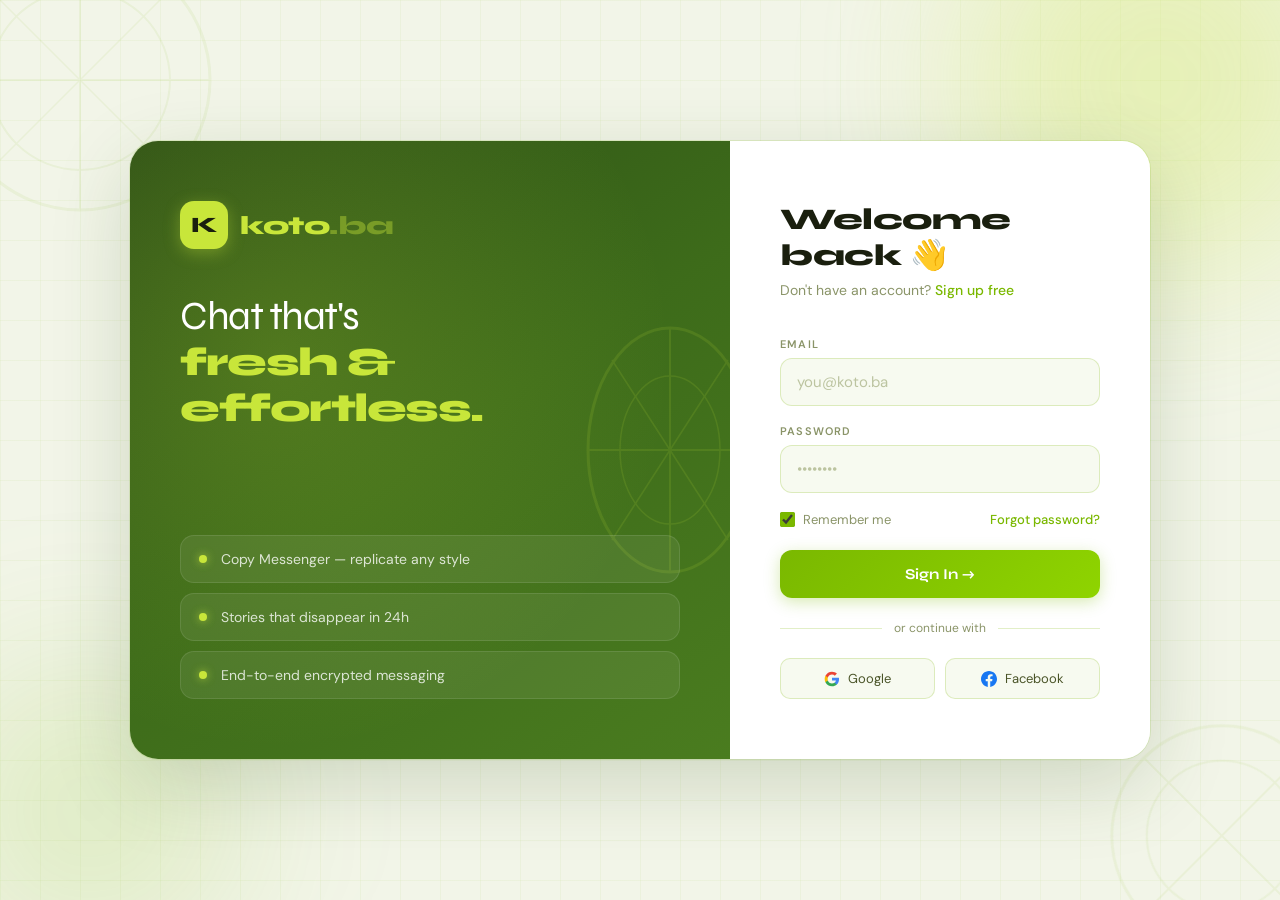
<file: docs/uiux_examples/index.html>
<!DOCTYPE html>
<html lang="en">
<head>
<meta charset="UTF-8">
<meta name="viewport" content="width=device-width, initial-scale=1.0">
<title>koto.ba — Sign In</title>
<link href="https://fonts.googleapis.com/css2?family=Syne:wght@400;600;700;800&family=DM+Sans:wght@300;400;500&display=swap" rel="stylesheet">
<style>
:root {
  --lime: #7AB800; --lime-bright: #8FD400; --lime-light: #C8E63A;
  --lime-pale: #EEF7C2; --lime-dim: rgba(122,184,0,0.10);
  --green-dark: #2D5016; --charcoal: #1A1F0E;
  --bg: #F2F5E8; --surface: #FFFFFF; --surface2: #F7FAF0;
  --text: #1A1F0E; --text2: #4A5428; --muted: #8A9468;
  --border: rgba(122,184,0,0.22);
}
*{margin:0;padding:0;box-sizing:border-box;}
body{font-family:'DM Sans',sans-serif;background:var(--bg);min-height:100vh;display:flex;align-items:center;justify-content:center;position:relative;overflow-y:auto;}
body::before{content:'';position:fixed;inset:0;z-index:0;background-image:linear-gradient(rgba(122,184,0,0.05) 1px,transparent 1px),linear-gradient(90deg,rgba(122,184,0,0.05) 1px,transparent 1px);background-size:40px 40px;}
.orb{position:fixed;border-radius:50%;filter:blur(80px);pointer-events:none;z-index:0;}
.orb1{width:400px;height:400px;background:rgba(200,230,58,0.28);top:-120px;right:-80px;}
.orb2{width:300px;height:300px;background:rgba(122,184,0,0.15);bottom:-60px;left:-60px;}
.lemon-deco{position:fixed;pointer-events:none;z-index:0;opacity:0.07;}
.lemon-deco.tl{top:-60px;left:-60px;}
.lemon-deco.br{bottom:-60px;right:-60px;transform:rotate(45deg);}

.container{position:relative;z-index:1;display:flex;width:100%;max-width:1020px;min-height:580px;border-radius:28px;overflow:hidden;box-shadow:0 24px 80px rgba(45,80,22,0.18),0 0 0 1px rgba(122,184,0,0.15);margin:20px;}@media(max-width:640px){.container{flex-direction:column;margin:0;border-radius:0;min-height:100vh;}}

.panel-left{flex:1;background:linear-gradient(145deg,#2D5016 0%,#3D6B1A 50%,#4A7C1F 100%);padding:60px 50px;display:flex;flex-direction:column;justify-content:space-between;position:relative;overflow:hidden;}
.panel-left::after{content:'';position:absolute;inset:0;background:radial-gradient(circle at 25% 35%,rgba(200,230,58,0.18) 0%,transparent 65%);}
.brand{position:relative;z-index:1;}
.brand-logo{display:flex;align-items:center;gap:12px;margin-bottom:44px;}
.brand-icon{width:48px;height:48px;background:var(--lime-light);border-radius:14px;display:flex;align-items:center;justify-content:center;font-family:'Syne',sans-serif;font-weight:800;font-size:22px;color:#1A1F0E;flex-shrink:0;box-shadow:0 4px 16px rgba(200,230,58,0.35);}
.brand-name{font-family:'Syne',sans-serif;font-weight:800;font-size:26px;color:var(--lime-light);letter-spacing:-0.5px;}
.brand-name span{color:rgba(200,230,58,0.4);}
.tagline{font-family:'Syne',sans-serif;font-weight:300;font-size:40px;color:#fff;line-height:1.15;letter-spacing:-1.5px;}
.tagline strong{color:var(--lime-light);font-weight:800;display:block;}
.lemon-art{position:absolute;right:-30px;top:50%;transform:translateY(-50%);z-index:0;opacity:0.12;}
.features{position:relative;z-index:1;display:flex;flex-direction:column;gap:10px;}
.feature-item{display:flex;align-items:center;gap:14px;padding:14px 18px;background:rgba(255,255,255,0.07);border:1px solid rgba(255,255,255,0.1);border-radius:14px;transition:all 0.3s;}
.feature-item:hover{background:rgba(255,255,255,0.12);transform:translateX(4px);}
.feature-dot{width:8px;height:8px;background:var(--lime-light);border-radius:50%;flex-shrink:0;box-shadow:0 0 8px rgba(200,230,58,0.7);}
.feature-text{color:rgba(255,255,255,0.8);font-size:14px;}

.panel-right{width:420px;background:var(--surface);padding:60px 50px;display:flex;flex-direction:column;justify-content:center;}
.form-header{margin-bottom:38px;}
.form-title{font-family:'Syne',sans-serif;font-weight:800;font-size:30px;color:var(--text);letter-spacing:-0.5px;margin-bottom:8px;}
.form-subtitle{font-size:14px;color:var(--muted);}
.form-subtitle a{color:var(--lime);text-decoration:none;font-weight:500;}
.form-subtitle a:hover{text-decoration:underline;}
.form-group{margin-bottom:18px;}
.form-label{display:block;font-size:11px;font-weight:600;color:var(--muted);text-transform:uppercase;letter-spacing:1.2px;margin-bottom:7px;}
.form-input{width:100%;padding:13px 16px;background:var(--surface2);border:1.5px solid var(--border);border-radius:12px;color:var(--text);font-family:'DM Sans',sans-serif;font-size:15px;outline:none;transition:all 0.25s;}
.form-input::placeholder{color:#BCC4A0;}
.form-input:focus{border-color:var(--lime);background:#fff;box-shadow:0 0 0 3px rgba(122,184,0,0.12);}
.form-row{display:flex;justify-content:space-between;align-items:center;margin-bottom:22px;}
.checkbox-label{display:flex;align-items:center;gap:8px;font-size:13px;color:var(--muted);cursor:pointer;}
.checkbox-label input{accent-color:var(--lime);width:15px;height:15px;}
.forgot-link{font-size:13px;color:var(--lime);text-decoration:none;font-weight:500;}
.btn-primary{width:100%;padding:15px;background:linear-gradient(135deg,var(--lime) 0%,var(--lime-bright) 100%);color:#fff;border:none;border-radius:12px;font-family:'Syne',sans-serif;font-weight:700;font-size:15px;cursor:pointer;transition:all 0.25s;box-shadow:0 4px 16px rgba(122,184,0,0.3);}
.btn-primary:hover{transform:translateY(-2px);box-shadow:0 8px 24px rgba(122,184,0,0.4);}
.divider{display:flex;align-items:center;gap:12px;margin:22px 0;}
.divider-line{flex:1;height:1px;background:var(--border);}
.divider-text{font-size:12px;color:var(--muted);}
.social-btns{display:flex;gap:10px;}
.btn-social{flex:1;padding:11px;background:var(--surface2);border:1.5px solid var(--border);border-radius:10px;color:var(--text2);font-size:13px;cursor:pointer;display:flex;align-items:center;justify-content:center;gap:8px;transition:all 0.2s;font-family:'DM Sans',sans-serif;}
.btn-social:hover{background:var(--lime-pale);border-color:var(--lime);}
</style>
</head>
<body>
<div class="orb orb1"></div><div class="orb orb2"></div>
<div class="lemon-deco tl"><svg width="280" height="280" viewBox="0 0 280 280" fill="none"><circle cx="140" cy="140" r="130" stroke="#7AB800" stroke-width="3"/><circle cx="140" cy="140" r="90" stroke="#7AB800" stroke-width="2"/><line x1="140" y1="10" x2="140" y2="270" stroke="#7AB800" stroke-width="2"/><line x1="10" y1="140" x2="270" y2="140" stroke="#7AB800" stroke-width="2"/><line x1="47" y1="47" x2="233" y2="233" stroke="#7AB800" stroke-width="1.5"/><line x1="233" y1="47" x2="47" y2="233" stroke="#7AB800" stroke-width="1.5"/></svg></div>
<div class="lemon-deco br"><svg width="240" height="240" viewBox="0 0 240 240" fill="none"><circle cx="120" cy="120" r="110" stroke="#7AB800" stroke-width="3"/><circle cx="120" cy="120" r="75" stroke="#7AB800" stroke-width="2"/><line x1="120" y1="10" x2="120" y2="230" stroke="#7AB800" stroke-width="2"/><line x1="10" y1="120" x2="230" y2="120" stroke="#7AB800" stroke-width="2"/></svg></div>

<div class="container">
  <div class="panel-left">
    <div class="brand">
      <div class="brand-logo">
        <div class="brand-icon">K</div>
        <div class="brand-name">koto<span>.ba</span></div>
      </div>
      <div class="tagline">Chat that's<strong>fresh &amp; effortless.</strong></div>
    </div>
    <svg class="lemon-art" width="180" height="280" viewBox="0 0 180 280" fill="none"><ellipse cx="90" cy="140" rx="82" ry="122" stroke="#C8E63A" stroke-width="3"/><line x1="90" y1="18" x2="90" y2="262" stroke="#C8E63A" stroke-width="2"/><line x1="8" y1="140" x2="172" y2="140" stroke="#C8E63A" stroke-width="2"/><line x1="32" y1="50" x2="148" y2="230" stroke="#C8E63A" stroke-width="1.5"/><line x1="148" y1="50" x2="32" y2="230" stroke="#C8E63A" stroke-width="1.5"/><ellipse cx="90" cy="140" rx="50" ry="74" stroke="#C8E63A" stroke-width="1.5"/></svg>
    <div class="features">
      <div class="feature-item"><div class="feature-dot"></div><div class="feature-text">Copy Messenger — replicate any style</div></div>
      <div class="feature-item"><div class="feature-dot"></div><div class="feature-text">Stories that disappear in 24h</div></div>
      <div class="feature-item"><div class="feature-dot"></div><div class="feature-text">End-to-end encrypted messaging</div></div>
    </div>
  </div>
  <div class="panel-right">
    <div class="form-header">
      <div class="form-title">Welcome back 👋</div>
      <div class="form-subtitle">Don't have an account? <a href="register.html">Sign up free</a></div>
    </div>
    <form onsubmit="return false;">
      <div class="form-group"><label class="form-label">Email</label><input type="email" class="form-input" placeholder="you@koto.ba"></div>
      <div class="form-group"><label class="form-label">Password</label><input type="password" class="form-input" placeholder="••••••••"></div>
      <div class="form-row">
        <label class="checkbox-label"><input type="checkbox" checked> Remember me</label>
        <a href="#" class="forgot-link">Forgot password?</a>
      </div>
      <button class="btn-primary" onclick="window.location.href='chat.html'">Sign In →</button>
    </form>
    <div class="divider"><div class="divider-line"></div><div class="divider-text">or continue with</div><div class="divider-line"></div></div>
    <div class="social-btns">
      <button class="btn-social"><svg width="16" height="16" viewBox="0 0 24 24"><path d="M22.56 12.25c0-.78-.07-1.53-.2-2.25H12v4.26h5.92c-.26 1.37-1.04 2.53-2.21 3.31v2.77h3.57c2.08-1.92 3.28-4.74 3.28-8.09z" fill="#4285F4"/><path d="M12 23c2.97 0 5.46-.98 7.28-2.66l-3.57-2.77c-.98.66-2.23 1.06-3.71 1.06-2.86 0-5.29-1.93-6.16-4.53H2.18v2.84C3.99 20.53 7.7 23 12 23z" fill="#34A853"/><path d="M5.84 14.09c-.22-.66-.35-1.36-.35-2.09s.13-1.43.35-2.09V7.07H2.18C1.43 8.55 1 10.22 1 12s.43 3.45 1.18 4.93l2.85-2.22.81-.62z" fill="#FBBC05"/><path d="M12 5.38c1.62 0 3.06.56 4.21 1.64l3.15-3.15C17.45 2.09 14.97 1 12 1 7.7 1 3.99 3.47 2.18 7.07l3.66 2.84c.87-2.6 3.3-4.53 6.16-4.53z" fill="#EA4335"/></svg>Google</button>
      <button class="btn-social"><svg width="16" height="16" viewBox="0 0 24 24" fill="#1877F2"><path d="M24 12.073c0-6.627-5.373-12-12-12s-12 5.373-12 12c0 5.99 4.388 10.954 10.125 11.854v-8.385H7.078v-3.47h3.047V9.43c0-3.007 1.792-4.669 4.533-4.669 1.312 0 2.686.235 2.686.235v2.953H15.83c-1.491 0-1.956.925-1.956 1.874v2.25h3.328l-.532 3.47h-2.796v8.385C19.612 23.027 24 18.062 24 12.073z"/></svg>Facebook</button>
    </div>
  </div>
</div>
</body>
</html>
</file>
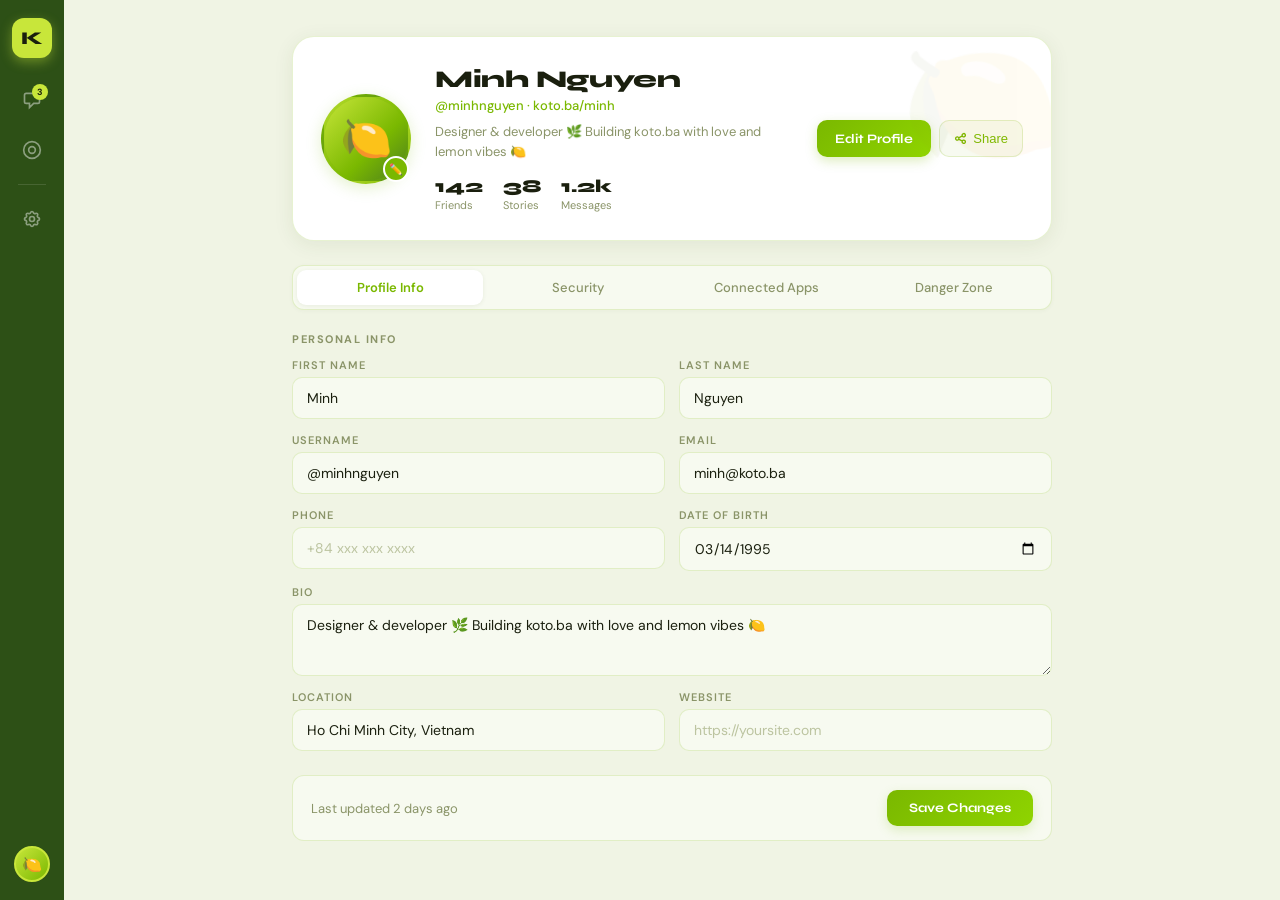
<file: docs/uiux_examples/account.html>
<!DOCTYPE html>
<html lang="en">
<head>
<meta charset="UTF-8"><meta name="viewport" content="width=device-width, initial-scale=1.0">
<title>koto.ba — Account</title>
<link href="https://fonts.googleapis.com/css2?family=Syne:wght@400;600;700;800&family=DM+Sans:wght@300;400;500&display=swap" rel="stylesheet">
<style>
:root{--lime:#7AB800;--lime-bright:#8FD400;--lime-light:#C8E63A;--lime-pale:#EEF7C2;--lime-dim:rgba(122,184,0,0.10);--green-dark:#2D5016;--charcoal:#1A1F0E;--bg:#F0F4E4;--surface:#FFFFFF;--surface2:#F7FAF0;--text:#1A1F0E;--text2:#4A5428;--muted:#8A9468;--border:rgba(122,184,0,0.18);}
*{margin:0;padding:0;box-sizing:border-box;}
body{font-family:'DM Sans',sans-serif;background:var(--bg);height:100vh;display:flex;overflow:hidden;color:var(--text);}
.sidebar-nav{width:64px;min-width:64px;flex-shrink:0;background:var(--green-dark);display:flex;flex-direction:column;align-items:center;padding:18px 0;gap:6px;height:100vh;overflow:hidden;}
.nav-logo{width:40px;height:40px;background:var(--lime-light);border-radius:12px;display:flex;align-items:center;justify-content:center;font-family:'Syne',sans-serif;font-weight:800;font-size:18px;color:#1A1F0E;margin-bottom:14px;cursor:pointer;box-shadow:0 4px 12px rgba(200,230,58,0.4);}
.nav-divider{width:28px;height:1px;background:rgba(255,255,255,0.12);margin:6px 0;}
.nav-btn{width:44px;height:44px;border-radius:12px;display:flex;align-items:center;justify-content:center;cursor:pointer;transition:all 0.2s;position:relative;color:rgba(255,255,255,0.45);text-decoration:none;}
.nav-btn:hover{background:rgba(255,255,255,0.12);color:rgba(255,255,255,0.9);}
.nav-btn.active{background:rgba(200,230,58,0.2);color:var(--lime-light);}
.nav-btn.active::before{content:'';position:absolute;left:-1px;width:3px;height:24px;background:var(--lime-light);border-radius:0 3px 3px 0;}
.nav-badge{position:absolute;top:6px;right:6px;min-width:16px;height:16px;background:var(--lime-light);border-radius:8px;font-size:9px;font-weight:700;color:#1A1F0E;display:flex;align-items:center;justify-content:center;padding:0 3px;}
.nav-bottom{margin-top:auto;}
.avatar-nav{width:36px;height:36px;border-radius:50%;background:linear-gradient(135deg,var(--lime-light),var(--lime));display:flex;align-items:center;justify-content:center;font-size:16px;cursor:pointer;border:2px solid var(--lime-light);}

.account-layout{flex:1;min-width:0;overflow-y:auto;padding:36px;height:100vh;}
.account-layout::-webkit-scrollbar{width:4px;}
.account-layout::-webkit-scrollbar-thumb{background:rgba(122,184,0,0.2);border-radius:2px;}
.inner{max-width:760px;margin:0 auto;width:100%;}

.hero-card{background:var(--surface);border:1px solid var(--border);border-radius:22px;padding:28px;display:flex;align-items:center;gap:24px;margin-bottom:24px;box-shadow:0 4px 20px rgba(45,80,22,0.08);position:relative;overflow:hidden;}
.hero-card::before{content:'🍋';position:absolute;right:-10px;top:-20px;font-size:130px;opacity:0.05;transform:rotate(-10deg);}
.hero-avatar-wrap{position:relative;flex-shrink:0;}
.hero-avatar{width:90px;height:90px;border-radius:50%;background:linear-gradient(135deg,var(--lime-light) 0%,var(--lime) 60%,#4A7C1F 100%);display:flex;align-items:center;justify-content:center;font-size:42px;border:3px solid rgba(122,184,0,0.25);box-shadow:0 4px 16px rgba(122,184,0,0.2);cursor:pointer;transition:transform 0.2s;}
.hero-avatar:hover{transform:scale(1.04);}
.avatar-edit-btn{position:absolute;bottom:2px;right:2px;width:26px;height:26px;border-radius:50%;background:var(--lime);color:#fff;display:flex;align-items:center;justify-content:center;cursor:pointer;border:2px solid var(--surface);font-size:11px;}
.hero-info{flex:1;}
.hero-name{font-family:'Syne',sans-serif;font-weight:800;font-size:24px;color:var(--text);margin-bottom:3px;letter-spacing:-0.3px;}
.hero-username{font-size:13px;color:var(--lime);font-weight:500;margin-bottom:8px;}
.hero-bio{font-size:13px;color:var(--muted);line-height:1.5;margin-bottom:14px;}
.hero-stats{display:flex;gap:20px;}
.stat-num{font-family:'Syne',sans-serif;font-weight:800;font-size:18px;color:var(--text);}
.stat-label{font-size:11px;color:var(--muted);margin-top:1px;}
.hero-actions{display:flex;gap:8px;flex-shrink:0;}
.btn-edit{padding:10px 18px;background:linear-gradient(135deg,var(--lime),var(--lime-bright));color:#fff;border:none;border-radius:10px;font-family:'Syne',sans-serif;font-weight:700;font-size:13px;cursor:pointer;transition:all 0.2s;box-shadow:0 4px 12px rgba(122,184,0,0.25);}
.btn-edit:hover{transform:translateY(-1px);box-shadow:0 6px 18px rgba(122,184,0,0.35);}
.btn-share{padding:10px 14px;background:var(--surface2);border:1.5px solid var(--border);color:var(--lime);border-radius:10px;font-size:13px;cursor:pointer;transition:all 0.2s;display:flex;align-items:center;gap:6px;font-weight:500;}
.btn-share:hover{background:var(--lime-pale);border-color:var(--lime);}

.tabs{display:flex;gap:2px;background:var(--surface2);border:1px solid var(--border);border-radius:12px;padding:4px;margin-bottom:22px;box-shadow:0 1px 4px rgba(45,80,22,0.04);}
.tab{flex:1;padding:9px;text-align:center;border-radius:9px;font-size:13px;font-weight:500;cursor:pointer;transition:all 0.2s;color:var(--muted);}
.tab.active{background:var(--surface);color:var(--lime);font-weight:600;box-shadow:0 1px 4px rgba(45,80,22,0.08);}
.tab:hover:not(.active){color:var(--text);}

.form-section{margin-bottom:24px;}
.form-section-title{font-size:11px;font-weight:700;text-transform:uppercase;letter-spacing:1.5px;color:var(--muted);margin-bottom:12px;}
.form-grid{display:grid;grid-template-columns:1fr 1fr;gap:14px;margin-bottom:14px;}
.form-group{display:flex;flex-direction:column;gap:5px;}
.form-group.full{grid-column:span 2;}
.form-label{font-size:11px;font-weight:600;text-transform:uppercase;letter-spacing:1px;color:var(--muted);}
.form-input{padding:11px 14px;background:var(--surface2);border:1.5px solid var(--border);border-radius:10px;color:var(--text);font-family:'DM Sans',sans-serif;font-size:14px;outline:none;transition:all 0.25s;}
.form-input:focus{border-color:var(--lime);background:#fff;box-shadow:0 0 0 3px rgba(122,184,0,0.1);}
.form-input::placeholder{color:#BCC4A0;}
textarea.form-input{resize:vertical;min-height:72px;}
.save-bar{display:flex;align-items:center;justify-content:space-between;padding:14px 18px;background:var(--surface2);border:1px solid var(--border);border-radius:12px;margin-top:6px;}
.save-hint{font-size:13px;color:var(--muted);}
.btn-save{padding:10px 22px;background:linear-gradient(135deg,var(--lime),var(--lime-bright));color:#fff;border:none;border-radius:10px;font-family:'Syne',sans-serif;font-weight:700;font-size:13px;cursor:pointer;transition:all 0.2s;box-shadow:0 4px 12px rgba(122,184,0,0.2);}
.btn-save:hover{transform:translateY(-1px);}

.connected-list{display:flex;flex-direction:column;gap:8px;}
.connected-item{display:flex;align-items:center;gap:12px;padding:13px 16px;background:var(--surface);border:1px solid var(--border);border-radius:12px;transition:background 0.2s;box-shadow:0 1px 4px rgba(45,80,22,0.04);}
.connected-item:hover{background:var(--surface2);}
.connected-icon{width:36px;height:36px;border-radius:10px;display:flex;align-items:center;justify-content:center;font-size:17px;flex-shrink:0;background:var(--surface2);}
.connected-info{flex:1;}
.connected-name{font-size:14px;font-weight:500;color:var(--text);}
.connected-sub{font-size:12px;color:var(--muted);}
.badge-connected{padding:4px 10px;background:rgba(34,197,94,0.1);border:1px solid rgba(34,197,94,0.2);border-radius:20px;font-size:11px;color:#16A34A;font-weight:500;}
.badge-connect{padding:4px 10px;background:var(--lime-pale);border:1px solid rgba(122,184,0,0.25);border-radius:20px;font-size:11px;color:var(--lime);cursor:pointer;font-weight:500;transition:all 0.2s;}
.badge-connect:hover{background:var(--lime);color:#fff;}

.danger-card{background:rgba(239,68,68,0.03);border:1px solid rgba(239,68,68,0.15);border-radius:14px;padding:20px;}
.danger-title{font-size:14px;font-weight:700;color:#EF4444;margin-bottom:12px;}
.danger-row{display:flex;align-items:center;justify-content:space-between;padding:13px 0;border-bottom:1px solid rgba(239,68,68,0.08);}
.danger-row:last-child{border-bottom:none;}
.danger-desc{font-size:12px;color:var(--muted);margin-top:2px;}
.btn-danger{padding:8px 14px;background:rgba(239,68,68,0.08);border:1px solid rgba(239,68,68,0.25);color:#EF4444;border-radius:8px;font-size:12px;cursor:pointer;transition:all 0.2s;font-weight:500;}
.btn-danger:hover{background:rgba(239,68,68,0.15);}
</style>
</head>
<body>
<nav class="sidebar-nav">
  <div class="nav-logo" onclick="window.location.href='chat.html'">K</div>
  <a class="nav-btn" href="chat.html"><svg width="20" height="20" fill="none" viewBox="0 0 24 24" stroke="currentColor" stroke-width="2"><path d="M8 10h.01M12 10h.01M16 10h.01M9 16H5a2 2 0 01-2-2V6a2 2 0 012-2h14a2 2 0 012 2v8a2 2 0 01-2 2h-5l-5 5v-5z"/></svg><span class="nav-badge">3</span></a>
  <a class="nav-btn" href="story.html"><svg width="20" height="20" fill="none" viewBox="0 0 24 24" stroke="currentColor" stroke-width="2"><circle cx="12" cy="12" r="10"/><circle cx="12" cy="12" r="4"/></svg></a>
  <div class="nav-divider"></div>
  <a class="nav-btn" href="setting.html"><svg width="20" height="20" fill="none" viewBox="0 0 24 24" stroke="currentColor" stroke-width="2"><path d="M10.325 4.317c.426-1.756 2.924-1.756 3.35 0a1.724 1.724 0 002.573 1.066c1.543-.94 3.31.826 2.37 2.37a1.724 1.724 0 001.065 2.572c1.756.426 1.756 2.924 0 3.35a1.724 1.724 0 00-1.066 2.573c.94 1.543-.826 3.31-2.37 2.37a1.724 1.724 0 00-2.572 1.065c-.426 1.756-2.924 1.756-3.35 0a1.724 1.724 0 00-2.573-1.066c-1.543.94-3.31-.826-2.37-2.37a1.724 1.724 0 00-1.065-2.572c-1.756-.426-1.756-2.924 0-3.35a1.724 1.724 0 001.066-2.573c-.94-1.543.826-3.31 2.37-2.37.996.608 2.296.07 2.572-1.065z"/><circle cx="12" cy="12" r="3"/></svg></a>
  <div class="nav-bottom"><div class="avatar-nav">🍋</div></div>
</nav>

<div class="account-layout">
  <div class="inner">
    <div class="hero-card">
      <div class="hero-avatar-wrap">
        <div class="hero-avatar">🍋</div>
        <div class="avatar-edit-btn">✏️</div>
      </div>
      <div class="hero-info">
        <div class="hero-name">Minh Nguyen</div>
        <div class="hero-username">@minhnguyen · koto.ba/minh</div>
        <div class="hero-bio">Designer & developer 🌿 Building koto.ba with love and lemon vibes 🍋</div>
        <div class="hero-stats">
          <div class="stat"><div class="stat-num">142</div><div class="stat-label">Friends</div></div>
          <div class="stat"><div class="stat-num">38</div><div class="stat-label">Stories</div></div>
          <div class="stat"><div class="stat-num">1.2k</div><div class="stat-label">Messages</div></div>
        </div>
      </div>
      <div class="hero-actions">
        <button class="btn-edit">Edit Profile</button>
        <button class="btn-share"><svg width="13" height="13" fill="none" viewBox="0 0 24 24" stroke="currentColor" stroke-width="2.5"><path d="M8.684 13.342C8.886 12.938 9 12.482 9 12c0-.482-.114-.938-.316-1.342m0 2.684a3 3 0 110-2.684m0 2.684l6.632 3.316m-6.632-6l6.632-3.316m0 0a3 3 0 105.367-2.684 3 3 0 00-5.367 2.684zm0 9.316a3 3 0 105.368 2.684 3 3 0 00-5.368-2.684z"/></svg>Share</button>
      </div>
    </div>

    <div class="tabs">
      <div class="tab active" onclick="showTab('profile',this)">Profile Info</div>
      <div class="tab" onclick="showTab('security',this)">Security</div>
      <div class="tab" onclick="showTab('connected',this)">Connected Apps</div>
      <div class="tab" onclick="showTab('danger',this)">Danger Zone</div>
    </div>

    <div id="tab-profile">
      <div class="form-section">
        <div class="form-section-title">Personal Info</div>
        <div class="form-grid">
          <div class="form-group"><label class="form-label">First Name</label><input type="text" class="form-input" value="Minh"></div>
          <div class="form-group"><label class="form-label">Last Name</label><input type="text" class="form-input" value="Nguyen"></div>
          <div class="form-group"><label class="form-label">Username</label><input type="text" class="form-input" value="@minhnguyen"></div>
          <div class="form-group"><label class="form-label">Email</label><input type="email" class="form-input" value="minh@koto.ba"></div>
          <div class="form-group"><label class="form-label">Phone</label><input type="tel" class="form-input" placeholder="+84 xxx xxx xxxx"></div>
          <div class="form-group"><label class="form-label">Date of Birth</label><input type="date" class="form-input" value="1995-03-14"></div>
          <div class="form-group full"><label class="form-label">Bio</label><textarea class="form-input">Designer & developer 🌿 Building koto.ba with love and lemon vibes 🍋</textarea></div>
          <div class="form-group"><label class="form-label">Location</label><input type="text" class="form-input" value="Ho Chi Minh City, Vietnam"></div>
          <div class="form-group"><label class="form-label">Website</label><input type="url" class="form-input" placeholder="https://yoursite.com"></div>
        </div>
      </div>
      <div class="save-bar"><div class="save-hint">Last updated 2 days ago</div><button class="btn-save">Save Changes</button></div>
    </div>

    <div id="tab-security" style="display:none">
      <div class="form-section">
        <div class="form-section-title">Change Password</div>
        <div class="form-grid">
          <div class="form-group full"><label class="form-label">Current Password</label><input type="password" class="form-input" placeholder="••••••••"></div>
          <div class="form-group"><label class="form-label">New Password</label><input type="password" class="form-input" placeholder="Min. 8 characters"></div>
          <div class="form-group"><label class="form-label">Confirm</label><input type="password" class="form-input" placeholder="Repeat password"></div>
        </div>
        <div class="save-bar"><div class="save-hint">Use a strong, unique password</div><button class="btn-save">Update Password</button></div>
      </div>
      <div class="form-section">
        <div class="form-section-title">Active Sessions</div>
        <div class="connected-list">
          <div class="connected-item"><div class="connected-icon">💻</div><div class="connected-info"><div class="connected-name">Chrome · Windows · Current</div><div class="connected-sub">Ho Chi Minh City · Active now</div></div><span class="badge-connected">Current</span></div>
          <div class="connected-item"><div class="connected-icon">📱</div><div class="connected-info"><div class="connected-name">koto.ba App · iPhone 15</div><div class="connected-sub">Ho Chi Minh City · 2h ago</div></div><button class="btn-danger">Revoke</button></div>
        </div>
      </div>
    </div>

    <div id="tab-connected" style="display:none">
      <div class="form-section">
        <div class="form-section-title">Connected Platforms</div>
        <div class="connected-list">
          <div class="connected-item"><div class="connected-icon" style="background:#25D36615">📱</div><div class="connected-info"><div class="connected-name">WhatsApp</div><div class="connected-sub">+84 xxx xxx xxx · Copy Messenger enabled</div></div><span class="badge-connected">Connected</span></div>
          <div class="connected-item"><div class="connected-icon" style="background:#2AABEE15">✈️</div><div class="connected-info"><div class="connected-name">Telegram</div><div class="connected-sub">@minhnguyen · Copy Messenger enabled</div></div><span class="badge-connected">Connected</span></div>
          <div class="connected-item"><div class="connected-icon">💬</div><div class="connected-info"><div class="connected-name">iMessage</div><div class="connected-sub">Link your Apple ID to enable</div></div><span class="badge-connect">Connect</span></div>
          <div class="connected-item"><div class="connected-icon" style="background:#1877F215">📘</div><div class="connected-info"><div class="connected-name">Facebook Messenger</div><div class="connected-sub">Connect your Facebook account</div></div><span class="badge-connect">Connect</span></div>
          <div class="connected-item"><div class="connected-icon">🟦</div><div class="connected-info"><div class="connected-name">Zalo</div><div class="connected-sub">Link your Zalo account</div></div><span class="badge-connect">Connect</span></div>
        </div>
      </div>
    </div>

    <div id="tab-danger" style="display:none">
      <div class="danger-card">
        <div class="danger-title">⚠️ Danger Zone</div>
        <div class="danger-row"><div><div style="font-size:14px;font-weight:500;color:var(--text)">Deactivate Account</div><div class="danger-desc">Temporarily hide your account. You can reactivate anytime.</div></div><button class="btn-danger">Deactivate</button></div>
        <div class="danger-row"><div><div style="font-size:14px;font-weight:500;color:var(--text)">Download My Data</div><div class="danger-desc">Get a copy of all your messages, media and account info.</div></div><button class="btn-danger" style="color:var(--lime);border-color:rgba(122,184,0,0.3);background:var(--lime-pale)">Export</button></div>
        <div class="danger-row"><div><div style="font-size:14px;font-weight:500;color:#EF4444">Delete Account</div><div class="danger-desc">Permanently delete your account. This cannot be undone.</div></div><button class="btn-danger">Delete Forever</button></div>
      </div>
    </div>
  </div>
</div>

<script>
function showTab(id,el){
  ['profile','security','connected','danger'].forEach(t=>{const e=document.getElementById('tab-'+t);if(e)e.style.display=(t===id)?'block':'none';});
  document.querySelectorAll('.tab').forEach(t=>t.classList.remove('active'));
  el.classList.add('active');
}
</script>
</body>
</html>
</file>
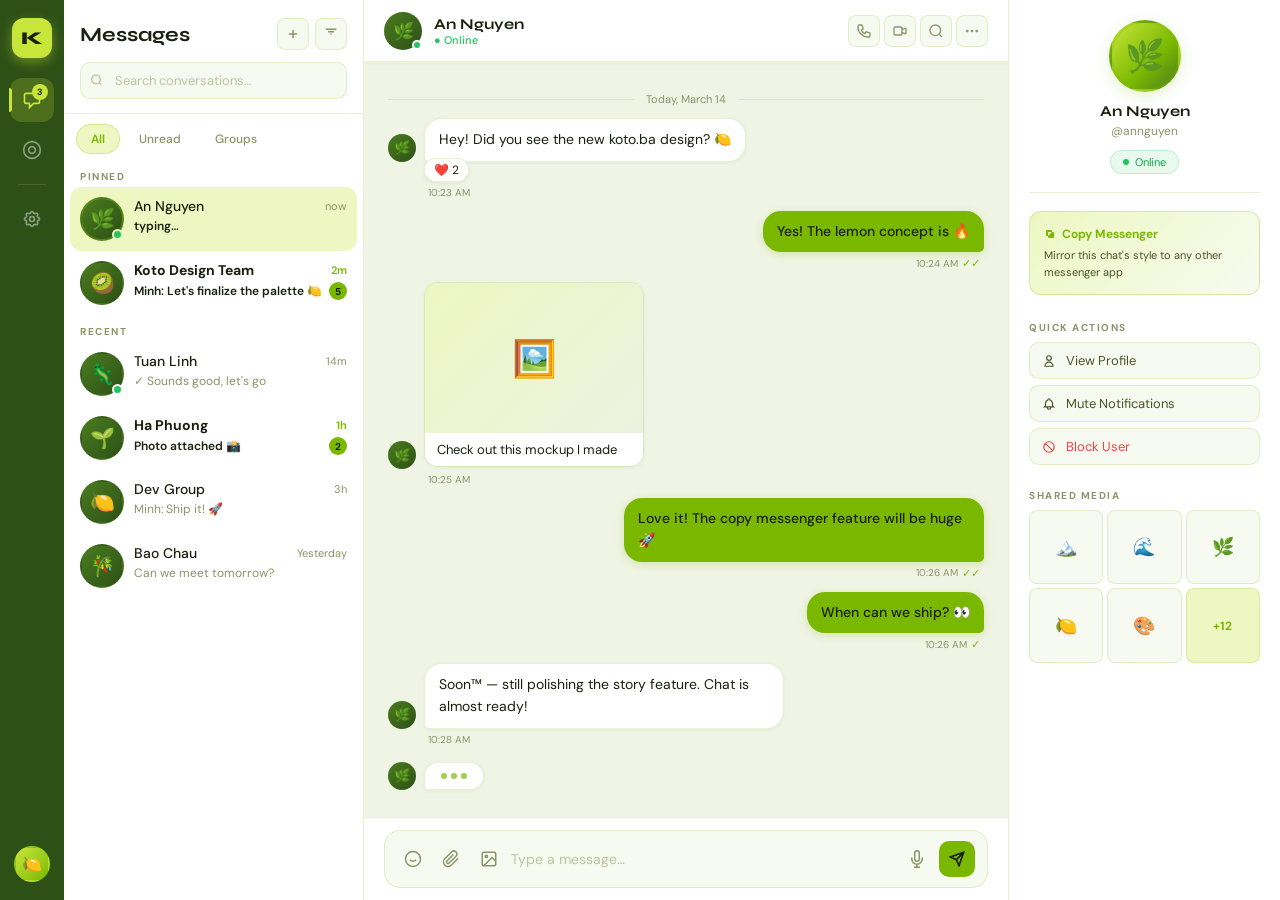
<file: docs/uiux_examples/chat.html>
<!DOCTYPE html>
<html lang="en">
<head>
<meta charset="UTF-8"><meta name="viewport" content="width=device-width, initial-scale=1.0">
<title>koto.ba — Messages</title>
<link href="https://fonts.googleapis.com/css2?family=Syne:wght@400;600;700;800&family=DM+Sans:wght@300;400;500&display=swap" rel="stylesheet">
<style>
:root{
  --lime:#7AB800;--lime-bright:#8FD400;--lime-light:#C8E63A;
  --lime-pale:#EEF7C2;--lime-dim:rgba(122,184,0,0.10);--lime-dim2:rgba(122,184,0,0.16);
  --green-dark:#2D5016;--charcoal:#1A1F0E;
  --bg:#F0F4E4;--surface:#FFFFFF;--surface2:#F7FAF0;--surface3:#EDF2E0;
  --text:#1A1F0E;--text2:#4A5428;--muted:#8A9468;
  --border:rgba(122,184,0,0.18);--border2:rgba(122,184,0,0.10);
}
*{margin:0;padding:0;box-sizing:border-box;}
body{font-family:'DM Sans',sans-serif;background:var(--bg);height:100vh;display:flex;overflow:hidden;color:var(--text);}

/* ===== SIDEBAR NAV ===== */
.sidebar-nav{width:64px;background:var(--green-dark);display:flex;flex-direction:column;align-items:center;padding:18px 0;gap:6px;z-index:10;}
.nav-logo{width:40px;height:40px;background:var(--lime-light);border-radius:12px;display:flex;align-items:center;justify-content:center;font-family:'Syne',sans-serif;font-weight:800;font-size:18px;color:#1A1F0E;margin-bottom:14px;cursor:pointer;box-shadow:0 4px 12px rgba(200,230,58,0.4);}
.nav-divider{width:28px;height:1px;background:rgba(255,255,255,0.12);margin:6px 0;}
.nav-btn{width:44px;height:44px;border-radius:12px;display:flex;align-items:center;justify-content:center;cursor:pointer;transition:all 0.2s;position:relative;color:rgba(255,255,255,0.45);text-decoration:none;}
.nav-btn:hover{background:rgba(255,255,255,0.12);color:rgba(255,255,255,0.9);}
.nav-btn.active{background:rgba(200,230,58,0.2);color:var(--lime-light);}
.nav-btn.active::before{content:'';position:absolute;left:-1px;width:3px;height:24px;background:var(--lime-light);border-radius:0 3px 3px 0;}
.nav-badge{position:absolute;top:6px;right:6px;min-width:16px;height:16px;background:var(--lime-light);border-radius:8px;font-size:9px;font-weight:700;color:#1A1F0E;display:flex;align-items:center;justify-content:center;padding:0 3px;}
.nav-bottom{margin-top:auto;}
.avatar-nav{width:36px;height:36px;border-radius:50%;background:linear-gradient(135deg,var(--lime-light) 0%,var(--lime) 100%);display:flex;align-items:center;justify-content:center;font-size:16px;cursor:pointer;border:2px solid transparent;transition:border-color 0.2s;}
.avatar-nav:hover{border-color:var(--lime-light);}

/* ===== CHAT LIST ===== */
.chat-list-panel{width:300px;background:var(--surface);border-right:1px solid var(--border);display:flex;flex-direction:column;overflow:hidden;box-shadow:2px 0 8px rgba(45,80,22,0.04);}
.panel-header{padding:18px 16px 14px;border-bottom:1px solid var(--border);}
.panel-title{font-family:'Syne',sans-serif;font-weight:700;font-size:20px;color:var(--text);margin-bottom:12px;display:flex;align-items:center;justify-content:space-between;}
.header-actions{display:flex;gap:6px;}
.icon-btn{width:32px;height:32px;border-radius:8px;background:var(--surface2);border:1px solid var(--border);display:flex;align-items:center;justify-content:center;cursor:pointer;color:var(--muted);transition:all 0.2s;}
.icon-btn:hover{background:var(--lime-pale);color:var(--lime);border-color:var(--lime);}
.search-box{position:relative;}
.search-input{width:100%;padding:9px 12px 9px 34px;background:var(--surface2);border:1.5px solid var(--border);border-radius:10px;color:var(--text);font-family:'DM Sans',sans-serif;font-size:13px;outline:none;transition:all 0.25s;}
.search-input::placeholder{color:#BCC4A0;}
.search-input:focus{border-color:var(--lime);background:#fff;}
.search-icon{position:absolute;left:10px;top:50%;transform:translateY(-50%);color:#BCC4A0;pointer-events:none;}

.filter-tabs{display:flex;padding:10px 12px 0;gap:4px;}
.filter-tab{padding:6px 14px;border-radius:20px;font-size:12px;font-weight:500;cursor:pointer;transition:all 0.2s;color:var(--muted);border:1px solid transparent;}
.filter-tab.active{background:var(--lime-pale);color:var(--lime);border-color:rgba(122,184,0,0.25);font-weight:600;}
.filter-tab:hover:not(.active){color:var(--text);background:var(--surface2);}

.chat-list{overflow-y:auto;flex:1;padding:6px;}
.chat-list::-webkit-scrollbar{width:3px;}
.chat-list::-webkit-scrollbar-thumb{background:rgba(122,184,0,0.2);border-radius:2px;}

.chat-item{display:flex;gap:10px;padding:10px 10px;border-radius:12px;cursor:pointer;transition:all 0.2s;position:relative;}
.chat-item:hover{background:var(--surface2);}
.chat-item.active{background:var(--lime-pale);}

.chat-avatar{position:relative;flex-shrink:0;}
.avatar-img{width:44px;height:44px;border-radius:50%;background:linear-gradient(135deg,#4A7C1F,#2D5016);display:flex;align-items:center;justify-content:center;font-size:20px;border:2px solid transparent;}
.chat-item.active .avatar-img{border-color:rgba(122,184,0,0.35);}
.online-dot{position:absolute;bottom:1px;right:1px;width:11px;height:11px;background:#22C55E;border-radius:50%;border:2px solid var(--surface);}
.chat-item.active .online-dot{border-color:var(--lime-pale);}

.chat-info{flex:1;min-width:0;}
.chat-name-row{display:flex;justify-content:space-between;align-items:center;margin-bottom:3px;}
.chat-name{font-weight:500;font-size:14px;color:var(--text);white-space:nowrap;overflow:hidden;text-overflow:ellipsis;}
/* Unread: bold name + darker time */
.chat-item.has-unread .chat-name{font-weight:700;color:var(--text);}
.chat-item.has-unread .chat-time{color:var(--lime);font-weight:600;}
.chat-time{font-size:11px;color:var(--muted);flex-shrink:0;margin-left:6px;}
.chat-preview-row{display:flex;align-items:center;justify-content:space-between;gap:6px;}
.chat-preview{font-size:12px;color:var(--muted);white-space:nowrap;overflow:hidden;text-overflow:ellipsis;flex:1;}
.chat-preview.unread{color:var(--text);font-weight:600;}

/* FIX: unread badge - small circle/pill, NOT full width bar */
.unread-badge{flex-shrink:0;min-width:18px;height:18px;background:var(--lime);border-radius:9px;font-size:10px;font-weight:700;color:#1A1F0E;display:inline-flex;align-items:center;justify-content:center;padding:0 5px;}

.section-label{padding:10px 10px 4px;font-size:10px;font-weight:700;text-transform:uppercase;letter-spacing:1.5px;color:var(--muted);}

/* ===== MAIN CHAT ===== */
.chat-main{flex:1;display:flex;flex-direction:column;overflow:hidden;background:var(--bg);}
.chat-header{padding:0 20px;height:62px;border-bottom:1px solid var(--border);display:flex;align-items:center;gap:12px;background:var(--surface);box-shadow:0 1px 4px rgba(45,80,22,0.05);}
.chat-header-avatar{width:38px;height:38px;border-radius:50%;background:linear-gradient(135deg,#4A7C1F,#2D5016);display:flex;align-items:center;justify-content:center;font-size:17px;position:relative;}
.header-online{position:absolute;bottom:0;right:0;width:10px;height:10px;background:#22C55E;border-radius:50%;border:2px solid var(--surface);}
.chat-header-info{flex:1;}
.chat-header-name{font-family:'Syne',sans-serif;font-weight:700;font-size:15px;color:var(--text);}
.chat-header-status{font-size:11px;color:#22C55E;font-weight:500;}
.chat-header-actions{display:flex;gap:4px;}

/* Messages */
.messages-area{flex:1;overflow-y:auto;padding:20px 24px;display:flex;flex-direction:column;gap:2px;}
.messages-area::-webkit-scrollbar{width:4px;}
.messages-area::-webkit-scrollbar-thumb{background:rgba(122,184,0,0.2);border-radius:2px;}
.msg-date-divider{text-align:center;font-size:11px;color:var(--muted);padding:10px 0;display:flex;align-items:center;gap:12px;}
.msg-date-divider::before,.msg-date-divider::after{content:'';flex:1;height:1px;background:var(--border);}

.msg-group{margin-bottom:10px;display:flex;flex-direction:column;align-items:flex-start;}
.msg-group.own{align-items:flex-end;}
/* base row: received messages */
.msg-row{display:flex;gap:8px;align-items:flex-end;margin-bottom:2px;}
.msg-avatar-sm{width:28px;height:28px;border-radius:50%;background:linear-gradient(135deg,#4A7C1F,#2D5016);display:flex;align-items:center;justify-content:center;font-size:13px;flex-shrink:0;}

/* BUBBLES */
.msg-bubble{
  padding:10px 14px;border-radius:18px;
  font-size:14px;line-height:1.55;word-break:break-word;
  max-width:360px;
}
/* received */
.msg-row:not(.own) .msg-bubble{
  background:var(--surface);border:1px solid var(--border);
  border-bottom-left-radius:5px;color:var(--text);
  box-shadow:0 1px 4px rgba(45,80,22,0.06);
}
/* OWN messages */
.msg-row.own{justify-content:flex-end;}
.msg-row.own .msg-avatar-sm{display:none;}
.msg-row.own .msg-bubble{
  background:var(--lime);color:#1A1F0E;
  border-bottom-right-radius:5px;font-weight:500;
  box-shadow:0 2px 8px rgba(122,184,0,0.25);
}

/* meta row — sits inside msg-group, inherits align-items:flex-end for own */
.msg-meta{display:flex;align-items:center;gap:4px;padding:0 4px;margin-top:2px;}
.msg-time{font-size:10px;color:var(--muted);}
.msg-check{font-size:11px;color:var(--lime);}

/* FIX: media image — fixed width, no overflow */
.msg-image-wrap{
  display:inline-block;
  width:220px;          /* fixed width, never wider than bubble */
  border-radius:14px;overflow:hidden;
  margin-bottom:2px;border:1px solid var(--border);
  box-shadow:0 1px 4px rgba(45,80,22,0.06);
}
.msg-image{width:100%;height:150px;background:linear-gradient(135deg,var(--lime-pale),var(--surface3));display:flex;align-items:center;justify-content:center;font-size:36px;}
.msg-image-caption{padding:8px 12px;background:var(--surface);font-size:13px;color:var(--text);}

/* reactions sit flush below the bubble, offset by avatar width only */
.msg-reactions{
  display:flex;gap:4px;
  margin-top:-6px;   /* overlap slightly under bubble */
  margin-left:36px;  /* align with bubble start (after avatar) */
  margin-bottom:2px;
}
.msg-group.own .msg-reactions{margin-left:0;}
.reaction-chip{
  background:var(--surface);border:1px solid var(--border);
  border-radius:20px;padding:3px 9px;font-size:12px;
  cursor:pointer;transition:all 0.2s;
  box-shadow:0 1px 4px rgba(45,80,22,0.08);
}
.reaction-chip:hover{background:var(--lime-pale);border-color:var(--lime);transform:scale(1.08);}

/* Typing */
.typing-indicator{display:flex;gap:8px;align-items:center;padding:4px 0;}
.typing-dots{background:var(--surface);border:1px solid var(--border);padding:10px 16px;border-radius:18px;border-bottom-left-radius:5px;display:flex;gap:4px;box-shadow:0 1px 4px rgba(45,80,22,0.06);}
.dot{width:6px;height:6px;border-radius:50%;background:var(--lime);animation:bounce 1.4s infinite;opacity:0.7;}
.dot:nth-child(2){animation-delay:.2s;}
.dot:nth-child(3){animation-delay:.4s;}
@keyframes bounce{0%,60%,100%{transform:translateY(0)}30%{transform:translateY(-6px)}}

/* Input area */
.input-area{padding:12px 20px;border-top:1px solid var(--border);background:var(--surface);}
.input-toolbar{display:flex;align-items:center;gap:6px;padding:10px 12px;background:var(--surface2);border:1.5px solid var(--border);border-radius:16px;transition:border-color 0.3s;}
.input-toolbar:focus-within{border-color:var(--lime);box-shadow:0 0 0 3px rgba(122,184,0,0.08);}
.input-tool-btn{width:32px;height:32px;border-radius:8px;border:none;background:transparent;color:var(--muted);cursor:pointer;display:flex;align-items:center;justify-content:center;transition:all 0.2s;flex-shrink:0;}
.input-tool-btn:hover{background:var(--lime-pale);color:var(--lime);}
.msg-input{flex:1;border:none;background:transparent;color:var(--text);font-family:'DM Sans',sans-serif;font-size:14px;outline:none;resize:none;max-height:120px;}
.msg-input::placeholder{color:#BCC4A0;}
.send-btn{width:36px;height:36px;background:var(--lime);border:none;border-radius:10px;display:flex;align-items:center;justify-content:center;cursor:pointer;flex-shrink:0;transition:all 0.2s;color:#1A1F0E;}
.send-btn:hover{background:var(--lime-bright);transform:scale(1.05);}
.send-btn:active{transform:scale(0.95);}

/* ===== PROFILE PANEL ===== */
.profile-panel{width:272px;background:var(--surface);border-left:1px solid var(--border);display:flex;flex-direction:column;overflow-y:auto;padding:20px;}
.profile-panel::-webkit-scrollbar{width:3px;}
.profile-panel::-webkit-scrollbar-thumb{background:rgba(122,184,0,0.2);border-radius:2px;}
.profile-top{text-align:center;padding-bottom:18px;border-bottom:1px solid var(--border);margin-bottom:18px;}
.profile-avatar-lg{width:72px;height:72px;border-radius:50%;background:linear-gradient(135deg,var(--lime-light) 0%,var(--lime) 60%,#4A7C1F 100%);display:flex;align-items:center;justify-content:center;font-size:32px;margin:0 auto 10px;border:3px solid rgba(122,184,0,0.25);box-shadow:0 4px 16px rgba(122,184,0,0.2);}
.profile-name{font-family:'Syne',sans-serif;font-weight:700;font-size:15px;color:var(--text);margin-bottom:3px;}
.profile-username{font-size:12px;color:var(--muted);margin-bottom:10px;}
.profile-status-badge{display:inline-flex;align-items:center;gap:6px;padding:4px 12px;background:rgba(34,197,94,0.1);border:1px solid rgba(34,197,94,0.2);border-radius:20px;font-size:11px;color:#16A34A;}
.status-dot-sm{width:6px;height:6px;border-radius:50%;background:#22C55E;}

.profile-section{margin-bottom:18px;}
.profile-section-title{font-size:10px;font-weight:700;text-transform:uppercase;letter-spacing:1.5px;color:var(--muted);margin-bottom:8px;}

.copy-feature-card{background:linear-gradient(135deg,var(--lime-pale),rgba(122,184,0,0.06));border:1px solid rgba(122,184,0,0.25);border-radius:12px;padding:14px;margin-bottom:8px;}
.copy-feature-title{font-size:12px;font-weight:700;color:var(--lime);margin-bottom:5px;display:flex;align-items:center;gap:6px;}
.copy-feature-desc{font-size:11px;color:var(--text2);line-height:1.5;}

.profile-action-btn{width:100%;padding:9px 12px;background:var(--surface2);border:1px solid var(--border);border-radius:10px;color:var(--text2);font-size:13px;cursor:pointer;display:flex;align-items:center;gap:10px;margin-bottom:6px;transition:all 0.2s;font-family:'DM Sans',sans-serif;}
.profile-action-btn:hover{background:var(--lime-pale);color:var(--lime);border-color:rgba(122,184,0,0.25);}

/* FIX: shared media grid - proper thumbnails */
.shared-media{display:grid;grid-template-columns:repeat(3,1fr);gap:4px;}
.media-thumb{aspect-ratio:1;background:var(--surface2);border-radius:8px;overflow:hidden;display:flex;align-items:center;justify-content:center;font-size:18px;cursor:pointer;transition:opacity 0.2s;border:1px solid var(--border);color:var(--text2);}
.media-thumb:hover{opacity:0.75;}
.media-thumb.more{font-size:12px;font-weight:700;color:var(--lime);background:var(--lime-pale);}
</style>
</head>
<body>

<!-- NAV SIDEBAR -->
<nav class="sidebar-nav">
  <div class="nav-logo" onclick="window.location.href='index.html'">K</div>
  <a class="nav-btn active" href="chat.html" title="Messages">
    <svg width="20" height="20" fill="none" viewBox="0 0 24 24" stroke="currentColor" stroke-width="2"><path d="M8 10h.01M12 10h.01M16 10h.01M9 16H5a2 2 0 01-2-2V6a2 2 0 012-2h14a2 2 0 012 2v8a2 2 0 01-2 2h-5l-5 5v-5z"/></svg>
    <span class="nav-badge">3</span>
  </a>
  <a class="nav-btn" href="story.html" title="Stories">
    <svg width="20" height="20" fill="none" viewBox="0 0 24 24" stroke="currentColor" stroke-width="2"><circle cx="12" cy="12" r="10"/><circle cx="12" cy="12" r="4"/></svg>
  </a>
  <div class="nav-divider"></div>
  <a class="nav-btn" href="setting.html" title="Settings">
    <svg width="20" height="20" fill="none" viewBox="0 0 24 24" stroke="currentColor" stroke-width="2"><path d="M10.325 4.317c.426-1.756 2.924-1.756 3.35 0a1.724 1.724 0 002.573 1.066c1.543-.94 3.31.826 2.37 2.37a1.724 1.724 0 001.065 2.572c1.756.426 1.756 2.924 0 3.35a1.724 1.724 0 00-1.066 2.573c.94 1.543-.826 3.31-2.37 2.37a1.724 1.724 0 00-2.572 1.065c-.426 1.756-2.924 1.756-3.35 0a1.724 1.724 0 00-2.573-1.066c-1.543.94-3.31-.826-2.37-2.37a1.724 1.724 0 00-1.065-2.572c-1.756-.426-1.756-2.924 0-3.35a1.724 1.724 0 001.066-2.573c-.94-1.543.826-3.31 2.37-2.37.996.608 2.296.07 2.572-1.065z"/><circle cx="12" cy="12" r="3"/></svg>
  </a>
  <div class="nav-bottom">
    <div class="avatar-nav" onclick="window.location.href='account.html'" title="My Account">🍋</div>
  </div>
</nav>

<!-- CHAT LIST -->
<div class="chat-list-panel">
  <div class="panel-header">
    <div class="panel-title">
      Messages
      <div class="header-actions">
        <div class="icon-btn" title="New chat">
          <svg width="14" height="14" fill="none" viewBox="0 0 24 24" stroke="currentColor" stroke-width="2.5"><path d="M12 5v14M5 12h14"/></svg>
        </div>
        <div class="icon-btn" title="Filter">
          <svg width="14" height="14" fill="none" viewBox="0 0 24 24" stroke="currentColor" stroke-width="2.5"><path d="M3 4h18M7 8h10M11 12h2"/></svg>
        </div>
      </div>
    </div>
    <div class="search-box">
      <div class="search-icon"><svg width="13" height="13" fill="none" viewBox="0 0 24 24" stroke="currentColor" stroke-width="2.5"><circle cx="11" cy="11" r="8"/><path d="M21 21l-4.35-4.35"/></svg></div>
      <input class="search-input" placeholder="Search conversations…">
    </div>
  </div>

  <div class="filter-tabs">
    <div class="filter-tab active">All</div>
    <div class="filter-tab">Unread</div>
    <div class="filter-tab">Groups</div>
  </div>

  <div class="chat-list">
    <div class="section-label">Pinned</div>

    <div class="chat-item active" onclick="selectChat(this)">
      <div class="chat-avatar">
        <div class="avatar-img">🌿</div>
        <div class="online-dot"></div>
      </div>
      <div class="chat-info">
        <div class="chat-name-row">
          <div class="chat-name">An Nguyen</div>
          <div class="chat-time">now</div>
        </div>
        <div class="chat-preview-row">
          <div class="chat-preview unread">typing…</div>
        </div>
      </div>
    </div>

    <div class="chat-item has-unread" onclick="selectChat(this)">
      <div class="chat-avatar">
        <div class="avatar-img">🥝</div>
      </div>
      <div class="chat-info">
        <div class="chat-name-row">
          <div class="chat-name">Koto Design Team</div>
          <div class="chat-time">2m</div>
        </div>
        <div class="chat-preview-row">
          <div class="chat-preview unread">Minh: Let's finalize the palette 🍋</div>
          <span class="unread-badge">5</span>
        </div>
      </div>
    </div>

    <div class="section-label">Recent</div>

    <div class="chat-item" onclick="selectChat(this)">
      <div class="chat-avatar">
        <div class="avatar-img">🦎</div>
        <div class="online-dot"></div>
      </div>
      <div class="chat-info">
        <div class="chat-name-row">
          <div class="chat-name">Tuan Linh</div>
          <div class="chat-time">14m</div>
        </div>
        <div class="chat-preview-row">
          <div class="chat-preview">✓ Sounds good, let's go</div>
        </div>
      </div>
    </div>

    <div class="chat-item has-unread" onclick="selectChat(this)">
      <div class="chat-avatar">
        <div class="avatar-img">🌱</div>
      </div>
      <div class="chat-info">
        <div class="chat-name-row">
          <div class="chat-name">Ha Phuong</div>
          <div class="chat-time">1h</div>
        </div>
        <div class="chat-preview-row">
          <div class="chat-preview unread">Photo attached 📸</div>
          <span class="unread-badge">2</span>
        </div>
      </div>
    </div>

    <div class="chat-item" onclick="selectChat(this)">
      <div class="chat-avatar"><div class="avatar-img">🍋</div></div>
      <div class="chat-info">
        <div class="chat-name-row"><div class="chat-name">Dev Group</div><div class="chat-time">3h</div></div>
        <div class="chat-preview-row"><div class="chat-preview">Minh: Ship it! 🚀</div></div>
      </div>
    </div>

    <div class="chat-item" onclick="selectChat(this)">
      <div class="chat-avatar"><div class="avatar-img">🎋</div></div>
      <div class="chat-info">
        <div class="chat-name-row"><div class="chat-name">Bao Chau</div><div class="chat-time">Yesterday</div></div>
        <div class="chat-preview-row"><div class="chat-preview">Can we meet tomorrow?</div></div>
      </div>
    </div>
  </div>
</div>

<!-- MAIN CHAT -->
<div class="chat-main">
  <div class="chat-header">
    <div class="chat-header-avatar">
      🌿
      <div class="header-online"></div>
    </div>
    <div class="chat-header-info">
      <div class="chat-header-name">An Nguyen</div>
      <div class="chat-header-status">● Online</div>
    </div>
    <div class="chat-header-actions">
      <div class="icon-btn" title="Voice call"><svg width="16" height="16" fill="none" viewBox="0 0 24 24" stroke="currentColor" stroke-width="2"><path d="M3 5a2 2 0 012-2h3.28a1 1 0 01.948.684l1.498 4.493a1 1 0 01-.502 1.21l-2.257 1.13a11.042 11.042 0 005.516 5.516l1.13-2.257a1 1 0 011.21-.502l4.493 1.498a1 1 0 01.684.949V19a2 2 0 01-2 2h-1C9.716 21 3 14.284 3 6V5z"/></svg></div>
      <div class="icon-btn" title="Video call"><svg width="16" height="16" fill="none" viewBox="0 0 24 24" stroke="currentColor" stroke-width="2"><path d="M15 10l4.553-2.069A1 1 0 0121 8.82v6.36a1 1 0 01-1.447.894L15 14M3 8a2 2 0 012-2h8a2 2 0 012 2v8a2 2 0 01-2 2H5a2 2 0 01-2-2V8z"/></svg></div>
      <div class="icon-btn" title="Search"><svg width="16" height="16" fill="none" viewBox="0 0 24 24" stroke="currentColor" stroke-width="2"><circle cx="11" cy="11" r="8"/><path d="M21 21l-4.35-4.35"/></svg></div>
      <div class="icon-btn" title="More"><svg width="16" height="16" fill="none" viewBox="0 0 24 24" stroke="currentColor" stroke-width="2"><circle cx="12" cy="12" r="1"/><circle cx="19" cy="12" r="1"/><circle cx="5" cy="12" r="1"/></svg></div>
    </div>
  </div>

  <div class="messages-area" id="msgArea">
    <div class="msg-date-divider">Today, March 14</div>

    <!-- Received message with reaction -->
    <div class="msg-group">
      <div class="msg-row">
        <div class="msg-avatar-sm">🌿</div>
        <div class="msg-bubble">Hey! Did you see the new koto.ba design? 🍋</div>
      </div>
      <div class="msg-reactions"><span class="reaction-chip">❤️ 2</span></div>
      <div class="msg-meta" style="margin-left:36px"><span class="msg-time">10:23 AM</span></div>
    </div>

    <!-- Sent message -->
    <div class="msg-group own">
      <div class="msg-row own">
        <div class="msg-bubble">Yes! The lemon concept is 🔥</div>
      </div>
      <div class="msg-meta"><span class="msg-time">10:24 AM</span><span class="msg-check">✓✓</span></div>
    </div>

    <!-- Received image message -->
    <div class="msg-group">
      <div class="msg-row">
        <div class="msg-avatar-sm">🌿</div>
        <div class="msg-image-wrap">
          <div class="msg-image">🖼️</div>
          <div class="msg-image-caption">Check out this mockup I made</div>
        </div>
      </div>
      <div class="msg-meta" style="margin-left:36px"><span class="msg-time">10:25 AM</span></div>
    </div>

    <!-- Sent messages -->
    <div class="msg-group own">
      <div class="msg-row own">
        <div class="msg-bubble">Love it! The copy messenger feature will be huge 🚀</div>
      </div>
      <div class="msg-meta"><span class="msg-time">10:26 AM</span><span class="msg-check">✓✓</span></div>
    </div>

    <div class="msg-group own">
      <div class="msg-row own">
        <div class="msg-bubble">When can we ship? 👀</div>
      </div>
      <div class="msg-meta"><span class="msg-time">10:26 AM</span><span class="msg-check">✓</span></div>
    </div>

    <!-- Received -->
    <div class="msg-group">
      <div class="msg-row">
        <div class="msg-avatar-sm">🌿</div>
        <div class="msg-bubble">Soon™ — still polishing the story feature. Chat is almost ready!</div>
      </div>
      <div class="msg-meta" style="margin-left:36px"><span class="msg-time">10:28 AM</span></div>
    </div>

    <!-- Typing indicator -->
    <div class="typing-indicator">
      <div class="msg-avatar-sm">🌿</div>
      <div class="typing-dots">
        <div class="dot"></div><div class="dot"></div><div class="dot"></div>
      </div>
    </div>
  </div>

  <div class="input-area">
    <div class="input-toolbar">
      <button class="input-tool-btn" title="Emoji"><svg width="18" height="18" fill="none" viewBox="0 0 24 24" stroke="currentColor" stroke-width="2"><circle cx="12" cy="12" r="10"/><path d="M8 13s1.5 2 4 2 4-2 4-2M9 9h.01M15 9h.01"/></svg></button>
      <button class="input-tool-btn" title="Attach"><svg width="18" height="18" fill="none" viewBox="0 0 24 24" stroke="currentColor" stroke-width="2"><path d="M21.44 11.05l-9.19 9.19a6 6 0 01-8.49-8.49l9.19-9.19a4 4 0 015.66 5.66l-9.2 9.19a2 2 0 01-2.83-2.83l8.49-8.48"/></svg></button>
      <button class="input-tool-btn" title="Image"><svg width="18" height="18" fill="none" viewBox="0 0 24 24" stroke="currentColor" stroke-width="2"><rect x="3" y="3" width="18" height="18" rx="2"/><circle cx="8.5" cy="8.5" r="1.5"/><path d="M21 15l-5-5L5 21"/></svg></button>
      <textarea class="msg-input" placeholder="Type a message…" rows="1" id="msgInput" onkeydown="handleKey(event)"></textarea>
      <button class="input-tool-btn" title="Voice"><svg width="18" height="18" fill="none" viewBox="0 0 24 24" stroke="currentColor" stroke-width="2"><path d="M12 1a3 3 0 00-3 3v8a3 3 0 006 0V4a3 3 0 00-3-3z"/><path d="M19 10v2a7 7 0 01-14 0v-2M12 19v4M8 23h8"/></svg></button>
      <button class="send-btn" onclick="sendMessage()" title="Send"><svg width="16" height="16" fill="none" viewBox="0 0 24 24" stroke="currentColor" stroke-width="2.5"><path d="M22 2L11 13M22 2l-7 20-4-9-9-4 20-7z"/></svg></button>
    </div>
  </div>
</div>

<!-- PROFILE PANEL -->
<div class="profile-panel">
  <div class="profile-top">
    <div class="profile-avatar-lg">🌿</div>
    <div class="profile-name">An Nguyen</div>
    <div class="profile-username">@annguyen</div>
    <div class="profile-status-badge"><div class="status-dot-sm"></div>Online</div>
  </div>

  <div class="profile-section">
    <div class="copy-feature-card">
      <div class="copy-feature-title">
        <svg width="12" height="12" fill="currentColor" viewBox="0 0 24 24"><path d="M8 16H6a2 2 0 01-2-2V6a2 2 0 012-2h8a2 2 0 012 2v2m-6 12h8a2 2 0 002-2v-8a2 2 0 00-2-2h-8a2 2 0 00-2 2v8a2 2 0 002 2z"/></svg>
        Copy Messenger
      </div>
      <div class="copy-feature-desc">Mirror this chat's style to any other messenger app</div>
    </div>
  </div>

  <div class="profile-section">
    <div class="profile-section-title">Quick Actions</div>
    <button class="profile-action-btn"><svg width="14" height="14" fill="none" viewBox="0 0 24 24" stroke="currentColor" stroke-width="2"><path d="M16 7a4 4 0 11-8 0 4 4 0 018 0zM12 14a7 7 0 00-7 7h14a7 7 0 00-7-7z"/></svg>View Profile</button>
    <button class="profile-action-btn"><svg width="14" height="14" fill="none" viewBox="0 0 24 24" stroke="currentColor" stroke-width="2"><path d="M15 17h5l-1.405-1.405A2.032 2.032 0 0118 14.158V11a6.002 6.002 0 00-4-5.659V5a2 2 0 10-4 0v.341C7.67 6.165 6 8.388 6 11v3.159c0 .538-.214 1.055-.595 1.436L4 17h5m6 0v1a3 3 0 11-6 0v-1m6 0H9"/></svg>Mute Notifications</button>
    <button class="profile-action-btn" style="color:#EF4444"><svg width="14" height="14" fill="none" viewBox="0 0 24 24" stroke="#EF4444" stroke-width="2"><path d="M18.364 18.364A9 9 0 005.636 5.636m12.728 12.728A9 9 0 015.636 5.636m12.728 12.728L5.636 5.636"/></svg>Block User</button>
  </div>

  <div class="profile-section">
    <div class="profile-section-title">Shared Media</div>
    <div class="shared-media">
      <div class="media-thumb">🏔️</div>
      <div class="media-thumb">🌊</div>
      <div class="media-thumb">🌿</div>
      <div class="media-thumb">🍋</div>
      <div class="media-thumb">🎨</div>
      <div class="media-thumb more">+12</div>
    </div>
  </div>
</div>

<script>
function selectChat(item){
  document.querySelectorAll('.chat-item').forEach(i=>i.classList.remove('active'));
  item.classList.add('active');
}
function sendMessage(){
  const input=document.getElementById('msgInput');
  const text=input.value.trim();
  if(!text)return;
  const area=document.getElementById('msgArea');
  const typing=area.querySelector('.typing-indicator');
  const group=document.createElement('div');
  group.className='msg-group own';
  group.innerHTML=`
    <div class="msg-row own"><div class="msg-bubble">${esc(text)}</div></div>
    <div class="msg-meta"><span class="msg-time">Just now</span><span class="msg-check">✓</span></div>`;
  area.insertBefore(group,typing);
  input.value='';
  area.scrollTop=area.scrollHeight;
}
function handleKey(e){if(e.key==='Enter'&&!e.shiftKey){e.preventDefault();sendMessage();}}
function esc(t){return t.replace(/&/g,'&amp;').replace(/</g,'&lt;').replace(/>/g,'&gt;');}
document.querySelectorAll('.filter-tab').forEach(tab=>{
  tab.addEventListener('click',()=>{
    document.querySelectorAll('.filter-tab').forEach(t=>t.classList.remove('active'));
    tab.classList.add('active');
  });
});
</script>
</body>
</html>
</file>
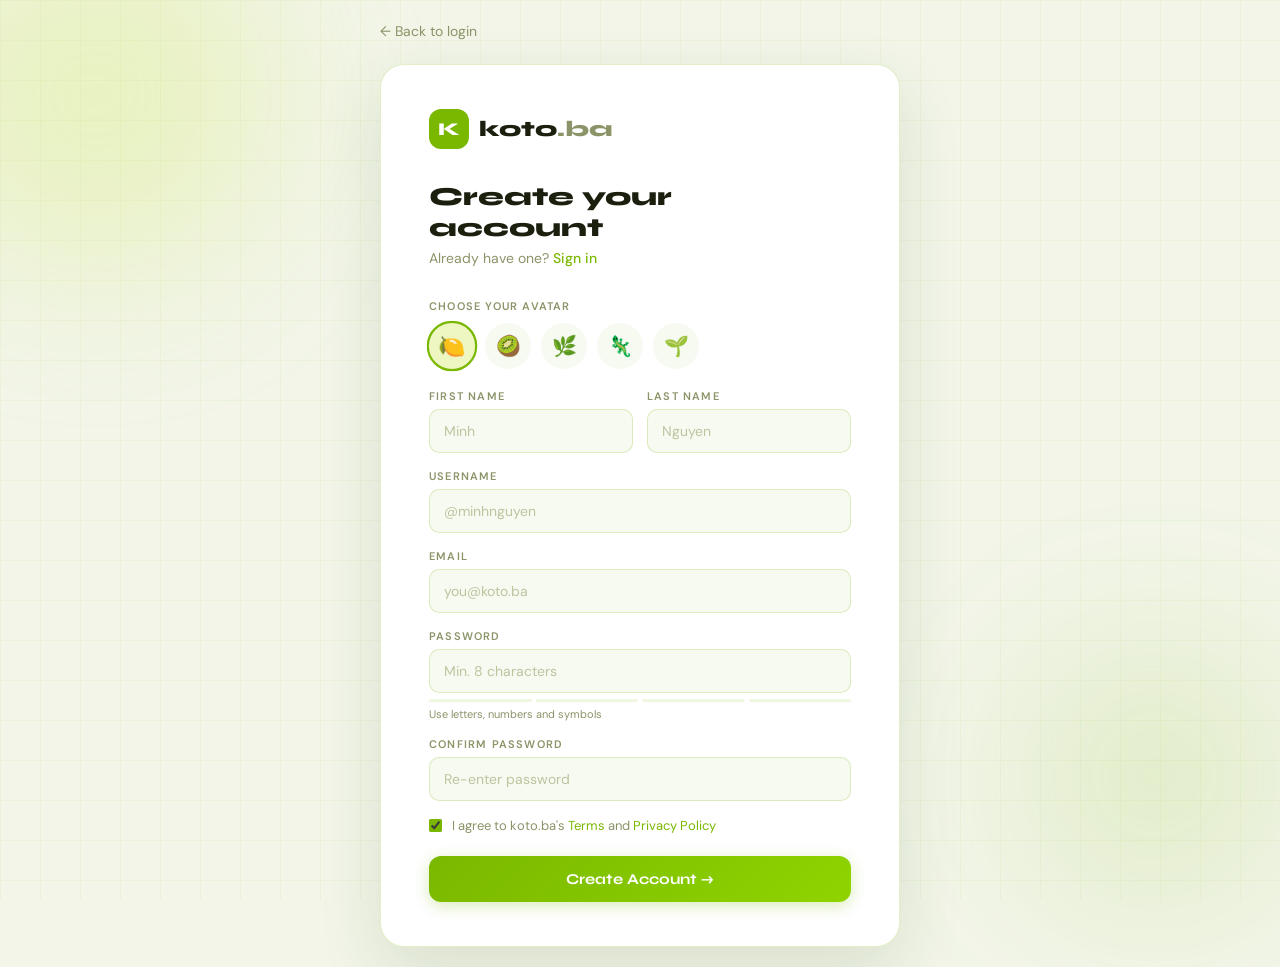
<file: docs/uiux_examples/register.html>
<!DOCTYPE html>
<html lang="en">
<head>
<meta charset="UTF-8"><meta name="viewport" content="width=device-width, initial-scale=1.0">
<title>koto.ba — Create Account</title>
<link href="https://fonts.googleapis.com/css2?family=Syne:wght@400;600;700;800&family=DM+Sans:wght@300;400;500&display=swap" rel="stylesheet">
<style>
:root{--lime:#7AB800;--lime-bright:#8FD400;--lime-light:#C8E63A;--lime-pale:#EEF7C2;--lime-dim:rgba(122,184,0,0.10);--green-dark:#2D5016;--charcoal:#1A1F0E;--bg:#F2F5E8;--surface:#FFFFFF;--surface2:#F7FAF0;--text:#1A1F0E;--text2:#4A5428;--muted:#8A9468;--border:rgba(122,184,0,0.22);}
*{margin:0;padding:0;box-sizing:border-box;}
body{font-family:'DM Sans',sans-serif;background:var(--bg);min-height:100vh;display:flex;align-items:center;justify-content:center;position:relative;overflow-y:auto;}
body::before{content:'';position:fixed;inset:0;z-index:0;background-image:linear-gradient(rgba(122,184,0,0.05) 1px,transparent 1px),linear-gradient(90deg,rgba(122,184,0,0.05) 1px,transparent 1px);background-size:40px 40px;}
.orb{position:fixed;border-radius:50%;filter:blur(80px);pointer-events:none;z-index:0;}
.orb1{width:350px;height:350px;background:rgba(200,230,58,0.22);top:-80px;left:-80px;}
.orb2{width:250px;height:250px;background:rgba(122,184,0,0.15);bottom:0;right:0;}

.page-wrap{position:relative;z-index:1;width:100%;max-width:560px;padding:20px;}
.back-link{display:inline-flex;align-items:center;gap:8px;color:var(--muted);text-decoration:none;font-size:14px;margin-bottom:24px;transition:color 0.2s;}
.back-link:hover{color:var(--lime);}
.card{background:var(--surface);border:1px solid var(--border);border-radius:24px;padding:44px 48px;box-shadow:0 24px 64px rgba(45,80,22,0.12);}
.brand-logo{display:flex;align-items:center;gap:10px;margin-bottom:32px;}
.brand-icon{width:40px;height:40px;background:var(--lime);border-radius:12px;display:flex;align-items:center;justify-content:center;font-family:'Syne',sans-serif;font-weight:800;font-size:18px;color:#fff;}
.brand-name{font-family:'Syne',sans-serif;font-weight:800;font-size:22px;color:var(--text);}
.brand-name span{color:var(--muted);}
.form-title{font-family:'Syne',sans-serif;font-weight:800;font-size:26px;color:var(--text);margin-bottom:6px;}
.form-subtitle{font-size:14px;color:var(--muted);margin-bottom:32px;}
.form-subtitle a{color:var(--lime);text-decoration:none;font-weight:500;}
.form-row-2{display:grid;grid-template-columns:1fr 1fr;gap:14px;}
.form-group{margin-bottom:16px;}
.form-label{display:block;font-size:11px;font-weight:600;color:var(--muted);text-transform:uppercase;letter-spacing:1.2px;margin-bottom:6px;}
.form-input{width:100%;padding:12px 14px;background:var(--surface2);border:1.5px solid var(--border);border-radius:10px;color:var(--text);font-family:'DM Sans',sans-serif;font-size:14px;outline:none;transition:all 0.25s;}
.form-input::placeholder{color:#BCC4A0;}
.form-input:focus{border-color:var(--lime);background:#fff;box-shadow:0 0 0 3px rgba(122,184,0,0.12);}
.strength-bar{display:flex;gap:4px;margin-top:6px;}
.strength-seg{height:3px;flex:1;border-radius:2px;background:rgba(122,184,0,0.12);transition:background 0.3s;}
.strength-seg.active{background:var(--lime);}
.password-hint{font-size:11px;color:var(--muted);margin-top:5px;}
.avatar-label{font-size:11px;font-weight:600;color:var(--muted);text-transform:uppercase;letter-spacing:1.2px;margin-bottom:10px;}
.avatar-picker{display:flex;gap:10px;margin-bottom:20px;}
.avatar-opt{width:46px;height:46px;border-radius:50%;border:2px solid transparent;cursor:pointer;transition:all 0.2s;display:flex;align-items:center;justify-content:center;font-size:20px;background:var(--surface2);}
.avatar-opt:hover,.avatar-opt.selected{border-color:var(--lime);background:var(--lime-pale);transform:scale(1.1);}
.terms-check{display:flex;align-items:flex-start;gap:10px;margin-bottom:22px;font-size:13px;color:var(--muted);}
.terms-check input{margin-top:2px;accent-color:var(--lime);flex-shrink:0;}
.terms-check a{color:var(--lime);text-decoration:none;}
.btn-primary{width:100%;padding:14px;background:linear-gradient(135deg,var(--lime) 0%,var(--lime-bright) 100%);color:#fff;border:none;border-radius:12px;font-family:'Syne',sans-serif;font-weight:700;font-size:15px;cursor:pointer;transition:all 0.25s;box-shadow:0 4px 16px rgba(122,184,0,0.28);}
.btn-primary:hover{transform:translateY(-2px);box-shadow:0 8px 24px rgba(122,184,0,0.38);}
</style>
</head>
<body>
<div class="orb orb1"></div><div class="orb orb2"></div>
<div class="page-wrap">
  <a href="index.html" class="back-link">← Back to login</a>
  <div class="card">
    <div class="brand-logo">
      <div class="brand-icon">K</div>
      <div class="brand-name">koto<span>.ba</span></div>
    </div>
    <div class="form-title">Create your account</div>
    <div class="form-subtitle">Already have one? <a href="index.html">Sign in</a></div>
    <div class="avatar-label">Choose your avatar</div>
    <div class="avatar-picker">
      <div class="avatar-opt selected" onclick="selectAvatar(this)">🍋</div>
      <div class="avatar-opt" onclick="selectAvatar(this)">🥝</div>
      <div class="avatar-opt" onclick="selectAvatar(this)">🌿</div>
      <div class="avatar-opt" onclick="selectAvatar(this)">🦎</div>
      <div class="avatar-opt" onclick="selectAvatar(this)">🌱</div>
    </div>
    <form onsubmit="return false;">
      <div class="form-row-2">
        <div class="form-group"><label class="form-label">First Name</label><input type="text" class="form-input" placeholder="Minh"></div>
        <div class="form-group"><label class="form-label">Last Name</label><input type="text" class="form-input" placeholder="Nguyen"></div>
      </div>
      <div class="form-group"><label class="form-label">Username</label><input type="text" class="form-input" placeholder="@minhnguyen" oninput="if(!this.value.startsWith('@'))this.value='@'+this.value.replace('@','')"></div>
      <div class="form-group"><label class="form-label">Email</label><input type="email" class="form-input" placeholder="you@koto.ba"></div>
      <div class="form-group">
        <label class="form-label">Password</label>
        <input type="password" class="form-input" placeholder="Min. 8 characters" oninput="checkStrength(this)">
        <div class="strength-bar"><div class="strength-seg" id="s1"></div><div class="strength-seg" id="s2"></div><div class="strength-seg" id="s3"></div><div class="strength-seg" id="s4"></div></div>
        <div class="password-hint">Use letters, numbers and symbols</div>
      </div>
      <div class="form-group"><label class="form-label">Confirm Password</label><input type="password" class="form-input" placeholder="Re-enter password"></div>
      <div class="terms-check"><input type="checkbox" id="terms" checked><label for="terms">I agree to koto.ba's <a href="#">Terms</a> and <a href="#">Privacy Policy</a></label></div>
      <button class="btn-primary" onclick="window.location.href='chat.html'">Create Account →</button>
    </form>
  </div>
</div>
<script>
function selectAvatar(el){document.querySelectorAll('.avatar-opt').forEach(a=>a.classList.remove('selected'));el.classList.add('selected');}
function checkStrength(input){const v=input.value;let s=0;if(v.length>=8)s++;if(/[A-Z]/.test(v))s++;if(/[0-9]/.test(v))s++;if(/[^A-Za-z0-9]/.test(v))s++;[1,2,3,4].forEach(i=>{document.getElementById('s'+i).classList.toggle('active',i<=s);});}
</script>
</body>
</html>
</file>
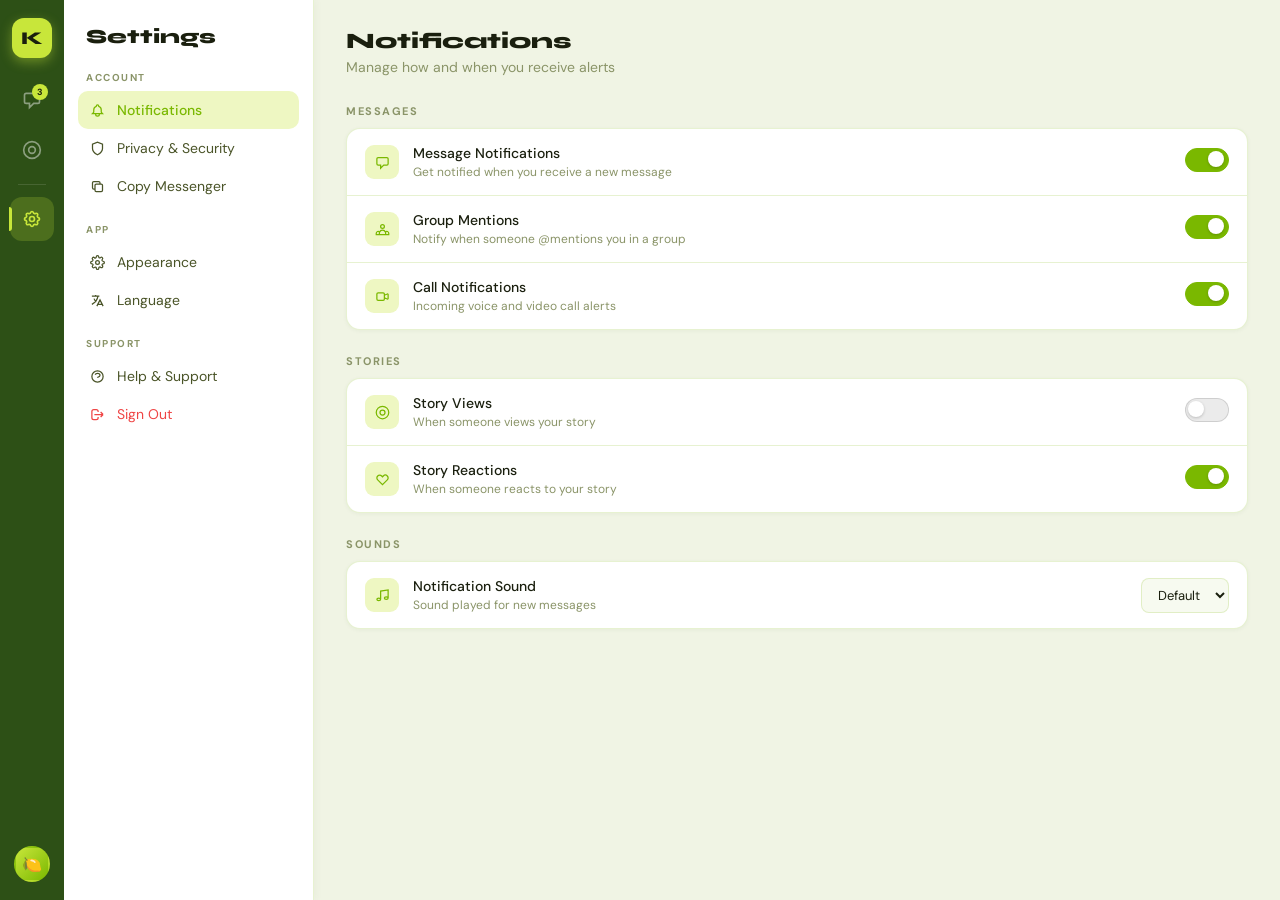
<file: docs/uiux_examples/setting.html>
<!DOCTYPE html>
<html lang="en">
<head>
<meta charset="UTF-8"><meta name="viewport" content="width=device-width, initial-scale=1.0">
<title>koto.ba — Settings</title>
<link href="https://fonts.googleapis.com/css2?family=Syne:wght@400;600;700;800&family=DM+Sans:wght@300;400;500&display=swap" rel="stylesheet">
<style>
:root{--lime:#7AB800;--lime-bright:#8FD400;--lime-light:#C8E63A;--lime-pale:#EEF7C2;--lime-dim:rgba(122,184,0,0.10);--green-dark:#2D5016;--charcoal:#1A1F0E;--bg:#F0F4E4;--surface:#FFFFFF;--surface2:#F7FAF0;--surface3:#EDF2E0;--text:#1A1F0E;--text2:#4A5428;--muted:#8A9468;--border:rgba(122,184,0,0.18);}
*{margin:0;padding:0;box-sizing:border-box;}
body{font-family:'DM Sans',sans-serif;background:var(--bg);height:100vh;display:flex;overflow:hidden;color:var(--text);}
.sidebar-nav{width:64px;min-width:64px;flex-shrink:0;background:var(--green-dark);display:flex;flex-direction:column;align-items:center;padding:18px 0;gap:6px;height:100vh;overflow:hidden;}
.nav-logo{width:40px;height:40px;background:var(--lime-light);border-radius:12px;display:flex;align-items:center;justify-content:center;font-family:'Syne',sans-serif;font-weight:800;font-size:18px;color:#1A1F0E;margin-bottom:14px;cursor:pointer;box-shadow:0 4px 12px rgba(200,230,58,0.4);}
.nav-divider{width:28px;height:1px;background:rgba(255,255,255,0.12);margin:6px 0;}
.nav-btn{width:44px;height:44px;border-radius:12px;display:flex;align-items:center;justify-content:center;cursor:pointer;transition:all 0.2s;position:relative;color:rgba(255,255,255,0.45);text-decoration:none;}
.nav-btn:hover{background:rgba(255,255,255,0.12);color:rgba(255,255,255,0.9);}
.nav-btn.active{background:rgba(200,230,58,0.2);color:var(--lime-light);}
.nav-btn.active::before{content:'';position:absolute;left:-1px;width:3px;height:24px;background:var(--lime-light);border-radius:0 3px 3px 0;}
.nav-badge{position:absolute;top:6px;right:6px;min-width:16px;height:16px;background:var(--lime-light);border-radius:8px;font-size:9px;font-weight:700;color:#1A1F0E;display:flex;align-items:center;justify-content:center;padding:0 3px;}
.nav-bottom{margin-top:auto;}
.avatar-nav{width:36px;height:36px;border-radius:50%;background:linear-gradient(135deg,var(--lime-light),var(--lime));display:flex;align-items:center;justify-content:center;font-size:16px;cursor:pointer;border:2px solid transparent;transition:border-color 0.2s;}
.avatar-nav:hover{border-color:var(--lime-light);}

.settings-layout{flex:1;min-width:0;display:flex;overflow:hidden;height:100vh;}
.settings-nav{width:250px;min-width:220px;flex-shrink:0;background:var(--surface);border-right:1px solid var(--border);padding:24px 14px;overflow-y:auto;box-shadow:2px 0 8px rgba(45,80,22,0.04);}
.settings-title{font-family:'Syne',sans-serif;font-weight:800;font-size:20px;color:var(--text);padding:0 8px;margin-bottom:22px;}
.settings-section{margin-bottom:18px;}
.settings-section-label{font-size:10px;font-weight:700;text-transform:uppercase;letter-spacing:1.5px;color:var(--muted);padding:0 8px;margin-bottom:7px;}
.settings-link{display:flex;align-items:center;gap:12px;padding:10px 12px;border-radius:10px;cursor:pointer;transition:all 0.2s;color:var(--text2);font-size:14px;}
.settings-link:hover{background:var(--surface2);color:var(--text);}
.settings-link.active{background:var(--lime-pale);color:var(--lime);font-weight:500;}
.settings-link.danger{color:#EF4444;}
.settings-link.danger:hover{background:rgba(239,68,68,0.06);}

.settings-content{flex:1;min-width:0;padding:28px 32px;overflow-y:auto;}
.settings-content::-webkit-scrollbar{width:4px;}
.settings-content::-webkit-scrollbar-thumb{background:rgba(122,184,0,0.2);border-radius:2px;}
.settings-nav::-webkit-scrollbar{width:3px;}
.settings-nav::-webkit-scrollbar-thumb{background:rgba(122,184,0,0.15);border-radius:2px;}
.settings-page-title{font-family:'Syne',sans-serif;font-weight:800;font-size:22px;color:var(--text);margin-bottom:4px;}
.settings-page-subtitle{font-size:14px;color:var(--muted);margin-bottom:28px;}

.setting-group{margin-bottom:24px;}
.setting-group-title{font-size:11px;font-weight:700;text-transform:uppercase;letter-spacing:1.5px;color:var(--muted);margin-bottom:10px;}
.setting-card{background:var(--surface);border:1px solid var(--border);border-radius:14px;overflow:hidden;box-shadow:0 1px 4px rgba(45,80,22,0.05);}
.setting-row{display:flex;align-items:center;gap:14px;padding:15px 18px;border-bottom:1px solid var(--border);transition:background 0.2s;}
.setting-row:last-child{border-bottom:none;}
.setting-row:hover{background:var(--surface2);}
.setting-icon{width:34px;height:34px;border-radius:9px;background:var(--lime-pale);display:flex;align-items:center;justify-content:center;flex-shrink:0;color:var(--lime);}
.setting-info{flex:1;}
.setting-label{font-size:14px;font-weight:500;color:var(--text);margin-bottom:2px;}
.setting-desc{font-size:12px;color:var(--muted);}
.setting-control{flex-shrink:0;}

/* ── Toggle switch ── */
.toggle{
  position:relative;
  display:inline-block;   /* shrink-wrap to content, not stretch */
  width:44px;
  height:24px;
  flex-shrink:0;
  cursor:pointer;
}
.toggle input{
  position:absolute;
  opacity:0;width:0;height:0;
  top:0;left:0;
}
.toggle-track{
  position:absolute;
  inset:0;
  background:rgba(0,0,0,0.08);
  border:1.5px solid rgba(0,0,0,0.12);
  border-radius:12px;
  transition:background 0.25s,border-color 0.25s;
}
.toggle input:checked~.toggle-track{
  background:var(--lime);
  border-color:var(--lime);
}
.toggle-thumb{
  position:absolute;
  top:3px;left:3px;
  width:16px;height:16px;
  background:#fff;
  border-radius:50%;
  box-shadow:0 1px 3px rgba(0,0,0,0.2);
  transition:left 0.25s;
}
.toggle input:checked~.toggle-thumb{
  left:23px;
}

.setting-select{background:var(--surface2);border:1.5px solid var(--border);color:var(--text);padding:7px 12px;border-radius:8px;font-family:'DM Sans',sans-serif;font-size:13px;outline:none;cursor:pointer;}
.setting-select:focus{border-color:var(--lime);}

.copy-messenger-card{background:linear-gradient(135deg,var(--lime-pale),rgba(122,184,0,0.05));border:1px solid rgba(122,184,0,0.25);border-radius:16px;padding:20px;margin-bottom:24px;}
.copy-title{font-family:'Syne',sans-serif;font-weight:700;font-size:15px;color:var(--lime);margin-bottom:7px;display:flex;align-items:center;gap:8px;}
.copy-desc{font-size:13px;color:var(--text2);line-height:1.6;margin-bottom:16px;}
.copy-platforms{display:flex;gap:8px;flex-wrap:wrap;margin-bottom:16px;}
.platform-chip{padding:6px 14px;border-radius:20px;font-size:12px;font-weight:500;cursor:pointer;transition:all 0.2s;border:1.5px solid var(--border);color:var(--text2);}
.platform-chip.active{background:var(--lime);color:#fff;border-color:var(--lime);}
.platform-chip:hover:not(.active){border-color:var(--lime);color:var(--lime);}
.btn-configure{padding:10px 20px;background:var(--lime);color:#fff;border:none;border-radius:10px;font-family:'Syne',sans-serif;font-weight:700;font-size:13px;cursor:pointer;transition:all 0.2s;box-shadow:0 4px 12px rgba(122,184,0,0.25);}
.btn-configure:hover{background:var(--lime-bright);transform:translateY(-1px);}

.theme-swatches{display:flex;gap:7px;}
.swatch{width:26px;height:26px;border-radius:50%;cursor:pointer;border:2.5px solid transparent;transition:all 0.2s;}
.swatch.active{border-color:var(--text);transform:scale(1.15);}
</style>
</head>
<body>
<nav class="sidebar-nav">
  <div class="nav-logo" onclick="window.location.href='chat.html'">K</div>
  <a class="nav-btn" href="chat.html"><svg width="20" height="20" fill="none" viewBox="0 0 24 24" stroke="currentColor" stroke-width="2"><path d="M8 10h.01M12 10h.01M16 10h.01M9 16H5a2 2 0 01-2-2V6a2 2 0 012-2h14a2 2 0 012 2v8a2 2 0 01-2 2h-5l-5 5v-5z"/></svg><span class="nav-badge">3</span></a>
  <a class="nav-btn" href="story.html"><svg width="20" height="20" fill="none" viewBox="0 0 24 24" stroke="currentColor" stroke-width="2"><circle cx="12" cy="12" r="10"/><circle cx="12" cy="12" r="4"/></svg></a>
  <div class="nav-divider"></div>
  <a class="nav-btn active" href="setting.html"><svg width="20" height="20" fill="none" viewBox="0 0 24 24" stroke="currentColor" stroke-width="2"><path d="M10.325 4.317c.426-1.756 2.924-1.756 3.35 0a1.724 1.724 0 002.573 1.066c1.543-.94 3.31.826 2.37 2.37a1.724 1.724 0 001.065 2.572c1.756.426 1.756 2.924 0 3.35a1.724 1.724 0 00-1.066 2.573c.94 1.543-.826 3.31-2.37 2.37a1.724 1.724 0 00-2.572 1.065c-.426 1.756-2.924 1.756-3.35 0a1.724 1.724 0 00-2.573-1.066c-1.543.94-3.31-.826-2.37-2.37a1.724 1.724 0 00-1.065-2.572c-1.756-.426-1.756-2.924 0-3.35a1.724 1.724 0 001.066-2.573c-.94-1.543.826-3.31 2.37-2.37.996.608 2.296.07 2.572-1.065z"/><circle cx="12" cy="12" r="3"/></svg></a>
  <div class="nav-bottom"><div class="avatar-nav" onclick="window.location.href='account.html'">🍋</div></div>
</nav>

<div class="settings-layout">
  <div class="settings-nav">
    <div class="settings-title">Settings</div>
    <div class="settings-section">
      <div class="settings-section-label">Account</div>
      <div class="settings-link active" onclick="show('notifications',this)"><svg width="15" height="15" fill="none" viewBox="0 0 24 24" stroke="currentColor" stroke-width="2"><path d="M15 17h5l-1.405-1.405A2.032 2.032 0 0118 14.158V11a6.002 6.002 0 00-4-5.659V5a2 2 0 10-4 0v.341C7.67 6.165 6 8.388 6 11v3.159c0 .538-.214 1.055-.595 1.436L4 17h5m6 0v1a3 3 0 11-6 0v-1m6 0H9"/></svg>Notifications</div>
      <div class="settings-link" onclick="show('privacy',this)"><svg width="15" height="15" fill="none" viewBox="0 0 24 24" stroke="currentColor" stroke-width="2"><path d="M12 22s8-4 8-10V5l-8-3-8 3v7c0 6 8 10 8 10z"/></svg>Privacy & Security</div>
      <div class="settings-link" onclick="show('copy',this)"><svg width="15" height="15" fill="none" viewBox="0 0 24 24" stroke="currentColor" stroke-width="2"><path d="M8 16H6a2 2 0 01-2-2V6a2 2 0 012-2h8a2 2 0 012 2v2m-6 12h8a2 2 0 002-2v-8a2 2 0 00-2-2h-8a2 2 0 00-2 2v8a2 2 0 002 2z"/></svg>Copy Messenger</div>
    </div>
    <div class="settings-section">
      <div class="settings-section-label">App</div>
      <div class="settings-link" onclick="show('appearance',this)"><svg width="15" height="15" fill="none" viewBox="0 0 24 24" stroke="currentColor" stroke-width="2"><circle cx="12" cy="12" r="3"/><path d="M19.4 15a1.65 1.65 0 00.33 1.82l.06.06a2 2 0 010 2.83 2 2 0 01-2.83 0l-.06-.06a1.65 1.65 0 00-1.82-.33 1.65 1.65 0 00-1 1.51V21a2 2 0 01-4 0v-.09A1.65 1.65 0 009 19.4a1.65 1.65 0 00-1.82.33l-.06.06a2 2 0 01-2.83-2.83l.06-.06A1.65 1.65 0 004.68 15a1.65 1.65 0 00-1.51-1H3a2 2 0 010-4h.09A1.65 1.65 0 004.6 9a1.65 1.65 0 00-.33-1.82l-.06-.06a2 2 0 012.83-2.83l.06.06A1.65 1.65 0 009 4.68a1.65 1.65 0 001-1.51V3a2 2 0 014 0v.09a1.65 1.65 0 001 1.51 1.65 1.65 0 001.82-.33l.06-.06a2 2 0 012.83 2.83l-.06.06A1.65 1.65 0 0019.4 9a1.65 1.65 0 001.51 1H21a2 2 0 010 4h-.09a1.65 1.65 0 00-1.51 1z"/></svg>Appearance</div>
      <div class="settings-link" onclick="show('language',this)"><svg width="15" height="15" fill="none" viewBox="0 0 24 24" stroke="currentColor" stroke-width="2"><path d="M3 5h12M9 3v2m1.048 9.5A18.022 18.022 0 016.412 9m6.088 9h7M11 21l5-10 5 10M12.751 5C11.783 10.77 8.07 15.61 3 18.129"/></svg>Language</div>
    </div>
    <div class="settings-section">
      <div class="settings-section-label">Support</div>
      <div class="settings-link"><svg width="15" height="15" fill="none" viewBox="0 0 24 24" stroke="currentColor" stroke-width="2"><path d="M8.228 9c.549-1.165 2.03-2 3.772-2 2.21 0 4 1.343 4 3 0 1.4-1.278 2.575-3.006 2.907-.542.104-.994.54-.994 1.093m0 3h.01M21 12a9 9 0 11-18 0 9 9 0 0118 0z"/></svg>Help & Support</div>
      <div class="settings-link danger" onclick="window.location.href='index.html'"><svg width="15" height="15" fill="none" viewBox="0 0 24 24" stroke="#EF4444" stroke-width="2"><path d="M17 16l4-4m0 0l-4-4m4 4H7m6 4v1a3 3 0 01-3 3H6a3 3 0 01-3-3V7a3 3 0 013-3h4a3 3 0 013 3v1"/></svg>Sign Out</div>
    </div>
  </div>

  <div class="settings-content">
    <div id="sec-notifications">
      <div class="settings-page-title">Notifications</div>
      <div class="settings-page-subtitle">Manage how and when you receive alerts</div>
      <div class="setting-group">
        <div class="setting-group-title">Messages</div>
        <div class="setting-card">
          <div class="setting-row"><div class="setting-icon"><svg width="15" height="15" fill="none" viewBox="0 0 24 24" stroke="currentColor" stroke-width="2"><path d="M8 10h.01M12 10h.01M16 10h.01M9 16H5a2 2 0 01-2-2V6a2 2 0 012-2h14a2 2 0 012 2v8a2 2 0 01-2 2h-5l-5 5v-5z"/></svg></div><div class="setting-info"><div class="setting-label">Message Notifications</div><div class="setting-desc">Get notified when you receive a new message</div></div><div class="setting-control"><label class="toggle"><input type="checkbox" checked><div class="toggle-track"></div><div class="toggle-thumb"></div></label></div></div>
          <div class="setting-row"><div class="setting-icon"><svg width="15" height="15" fill="none" viewBox="0 0 24 24" stroke="currentColor" stroke-width="2"><path d="M17 20h5v-2a3 3 0 00-5.356-1.857M17 20H7m10 0v-2c0-.656-.126-1.283-.356-1.857M7 20H2v-2a3 3 0 015.356-1.857M7 20v-2c0-.656.126-1.283.356-1.857m0 0a5.002 5.002 0 019.288 0M15 7a3 3 0 11-6 0 3 3 0 016 0z"/></svg></div><div class="setting-info"><div class="setting-label">Group Mentions</div><div class="setting-desc">Notify when someone @mentions you in a group</div></div><div class="setting-control"><label class="toggle"><input type="checkbox" checked><div class="toggle-track"></div><div class="toggle-thumb"></div></label></div></div>
          <div class="setting-row"><div class="setting-icon"><svg width="15" height="15" fill="none" viewBox="0 0 24 24" stroke="currentColor" stroke-width="2"><path d="M15 10l4.553-2.069A1 1 0 0121 8.82v6.36a1 1 0 01-1.447.894L15 14M3 8a2 2 0 012-2h8a2 2 0 012 2v8a2 2 0 01-2 2H5a2 2 0 01-2-2V8z"/></svg></div><div class="setting-info"><div class="setting-label">Call Notifications</div><div class="setting-desc">Incoming voice and video call alerts</div></div><div class="setting-control"><label class="toggle"><input type="checkbox" checked><div class="toggle-track"></div><div class="toggle-thumb"></div></label></div></div>
        </div>
      </div>
      <div class="setting-group">
        <div class="setting-group-title">Stories</div>
        <div class="setting-card">
          <div class="setting-row"><div class="setting-icon"><svg width="15" height="15" fill="none" viewBox="0 0 24 24" stroke="currentColor" stroke-width="2"><circle cx="12" cy="12" r="10"/><circle cx="12" cy="12" r="4"/></svg></div><div class="setting-info"><div class="setting-label">Story Views</div><div class="setting-desc">When someone views your story</div></div><div class="setting-control"><label class="toggle"><input type="checkbox"><div class="toggle-track"></div><div class="toggle-thumb"></div></label></div></div>
          <div class="setting-row"><div class="setting-icon"><svg width="15" height="15" fill="none" viewBox="0 0 24 24" stroke="currentColor" stroke-width="2"><path d="M4.318 6.318a4.5 4.5 0 000 6.364L12 20.364l7.682-7.682a4.5 4.5 0 00-6.364-6.364L12 7.636l-1.318-1.318a4.5 4.5 0 00-6.364 0z"/></svg></div><div class="setting-info"><div class="setting-label">Story Reactions</div><div class="setting-desc">When someone reacts to your story</div></div><div class="setting-control"><label class="toggle"><input type="checkbox" checked><div class="toggle-track"></div><div class="toggle-thumb"></div></label></div></div>
        </div>
      </div>
      <div class="setting-group">
        <div class="setting-group-title">Sounds</div>
        <div class="setting-card">
          <div class="setting-row"><div class="setting-icon"><svg width="15" height="15" fill="none" viewBox="0 0 24 24" stroke="currentColor" stroke-width="2"><path d="M9 18V5l12-2v13M9 18c0 1.105-1.343 2-3 2s-3-.895-3-2 1.343-2 3-2 3 .895 3 2zm12-2c0 1.105-1.343 2-3 2s-3-.895-3-2 1.343-2 3-2 3 .895 3 2z"/></svg></div><div class="setting-info"><div class="setting-label">Notification Sound</div><div class="setting-desc">Sound played for new messages</div></div><div class="setting-control"><select class="setting-select"><option>Default</option><option>Citrus</option><option>Bubble</option><option>Silent</option></select></div></div>
        </div>
      </div>
    </div>

    <div id="sec-privacy" style="display:none">
      <div class="settings-page-title">Privacy & Security</div>
      <div class="settings-page-subtitle">Control who can see your info</div>
      <div class="setting-group">
        <div class="setting-group-title">Profile Visibility</div>
        <div class="setting-card">
          <div class="setting-row"><div class="setting-icon"><svg width="15" height="15" fill="none" viewBox="0 0 24 24" stroke="currentColor" stroke-width="2"><path d="M1 12s4-8 11-8 11 8 11 8-4 8-11 8-11-8-11-8z"/><circle cx="12" cy="12" r="3"/></svg></div><div class="setting-info"><div class="setting-label">Last Seen</div><div class="setting-desc">Who can see when you were last online</div></div><div class="setting-control"><select class="setting-select"><option>Everyone</option><option>Contacts</option><option>Nobody</option></select></div></div>
          <div class="setting-row"><div class="setting-icon"><svg width="15" height="15" fill="none" viewBox="0 0 24 24" stroke="currentColor" stroke-width="2"><path d="M9 12l2 2 4-4m5.618-4.016A11.955 11.955 0 0112 2.944a11.955 11.955 0 01-8.618 3.04A12.02 12.02 0 003 9c0 5.591 3.824 10.29 9 11.622 5.176-1.332 9-6.03 9-11.622 0-1.042-.133-2.052-.382-3.016z"/></svg></div><div class="setting-info"><div class="setting-label">Two-Factor Auth</div><div class="setting-desc">Add extra security to your account</div></div><div class="setting-control"><label class="toggle"><input type="checkbox"><div class="toggle-track"></div><div class="toggle-thumb"></div></label></div></div>
        </div>
      </div>
    </div>

    <div id="sec-copy" style="display:none">
      <div class="settings-page-title">Copy Messenger</div>
      <div class="settings-page-subtitle">Mirror your koto.ba chats to other platforms</div>
      <div class="copy-messenger-card">
        <div class="copy-title"><svg width="15" height="15" fill="currentColor" viewBox="0 0 24 24"><path d="M8 16H6a2 2 0 01-2-2V6a2 2 0 012-2h8a2 2 0 012 2v2m-6 12h8a2 2 0 002-2v-8a2 2 0 00-2-2h-8a2 2 0 00-2 2v8a2 2 0 002 2z"/></svg>What is Copy Messenger?</div>
        <div class="copy-desc">Copy Messenger lets you replicate the look, feel, and message style of your koto.ba chats to popular messaging platforms. Your conversations stay in sync.</div>
        <div class="copy-platforms">
          <div class="platform-chip active">WhatsApp</div>
          <div class="platform-chip active">Telegram</div>
          <div class="platform-chip">iMessage</div>
          <div class="platform-chip">Messenger</div>
          <div class="platform-chip">Signal</div>
          <div class="platform-chip">Zalo</div>
        </div>
        <button class="btn-configure">Configure Copy Messenger</button>
      </div>
      <div class="setting-group">
        <div class="setting-group-title">Sync Settings</div>
        <div class="setting-card">
          <div class="setting-row"><div class="setting-icon"><svg width="15" height="15" fill="none" viewBox="0 0 24 24" stroke="currentColor" stroke-width="2"><path d="M4 4v5h.582m15.356 2A8.001 8.001 0 004.582 9m0 0H9m11 11v-5h-.581m0 0a8.003 8.003 0 01-15.357-2m15.357 2H15"/></svg></div><div class="setting-info"><div class="setting-label">Auto Sync</div><div class="setting-desc">Automatically sync new messages to connected platforms</div></div><div class="setting-control"><label class="toggle"><input type="checkbox" checked><div class="toggle-track"></div><div class="toggle-thumb"></div></label></div></div>
          <div class="setting-row"><div class="setting-icon"><svg width="15" height="15" fill="none" viewBox="0 0 24 24" stroke="currentColor" stroke-width="2"><path d="M9 12l2 2 4-4m5.618-4.016A11.955 11.955 0 0112 2.944a11.955 11.955 0 01-8.618 3.04A12.02 12.02 0 003 9c0 5.591 3.824 10.29 9 11.622 5.176-1.332 9-6.03 9-11.622 0-1.042-.133-2.052-.382-3.016z"/></svg></div><div class="setting-info"><div class="setting-label">End-to-End Encryption</div><div class="setting-desc">Keep synced messages encrypted</div></div><div class="setting-control"><label class="toggle"><input type="checkbox" checked><div class="toggle-track"></div><div class="toggle-thumb"></div></label></div></div>
        </div>
      </div>
    </div>

    <div id="sec-appearance" style="display:none">
      <div class="settings-page-title">Appearance</div>
      <div class="settings-page-subtitle">Customize how koto.ba looks for you</div>
      <div class="setting-group">
        <div class="setting-group-title">Theme & Colors</div>
        <div class="setting-card">
          <div class="setting-row"><div class="setting-icon"><svg width="15" height="15" fill="none" viewBox="0 0 24 24" stroke="currentColor" stroke-width="2"><path d="M20.354 15.354A9 9 0 018.646 3.646 9.003 9.003 0 0012 21a9.003 9.003 0 008.354-5.646z"/></svg></div><div class="setting-info"><div class="setting-label">Dark Mode</div><div class="setting-desc">Switch to dark interface</div></div><div class="setting-control"><label class="toggle"><input type="checkbox"><div class="toggle-track"></div><div class="toggle-thumb"></div></label></div></div>
          <div class="setting-row"><div class="setting-icon" style="background:var(--lime-pale)">🎨</div><div class="setting-info"><div class="setting-label">Accent Color</div><div class="setting-desc">Choose your interface accent</div></div><div class="setting-control"><div class="theme-swatches"><div class="swatch active" style="background:#7AB800" onclick="setSwatch(this)"></div><div class="swatch" style="background:#0EA5E9" onclick="setSwatch(this)"></div><div class="swatch" style="background:#EC4899" onclick="setSwatch(this)"></div><div class="swatch" style="background:#F97316" onclick="setSwatch(this)"></div><div class="swatch" style="background:#8B5CF6" onclick="setSwatch(this)"></div></div></div></div>
          <div class="setting-row"><div class="setting-icon"><svg width="15" height="15" fill="none" viewBox="0 0 24 24" stroke="currentColor" stroke-width="2"><path d="M4 6h16M4 12h16M4 18h7"/></svg></div><div class="setting-info"><div class="setting-label">Font Size</div><div class="setting-desc">Adjust message text size</div></div><div class="setting-control"><input type="range" style="width:100px;accent-color:var(--lime)" min="12" max="20" value="14"></div></div>
        </div>
      </div>
    </div>

    <div id="sec-language" style="display:none">
      <div class="settings-page-title">Language</div>
      <div class="settings-page-subtitle">Choose your preferred language</div>
      <div class="setting-group">
        <div class="setting-card">
          <div class="setting-row"><div class="setting-icon">🌐</div><div class="setting-info"><div class="setting-label">App Language</div></div><div class="setting-control"><select class="setting-select"><option>English</option><option>Tiếng Việt</option><option>中文</option><option>日本語</option></select></div></div>
        </div>
      </div>
    </div>
  </div>
</div>

<script>
function show(id,el){
  ['notifications','privacy','copy','appearance','language'].forEach(s=>{const e=document.getElementById('sec-'+s);if(e)e.style.display=(s===id)?'block':'none';});
  document.querySelectorAll('.settings-link').forEach(l=>l.classList.remove('active'));
  el.classList.add('active');
}
function setSwatch(el){document.querySelectorAll('.swatch').forEach(s=>s.classList.remove('active'));el.classList.add('active');}
document.querySelectorAll('.platform-chip').forEach(c=>c.addEventListener('click',()=>c.classList.toggle('active')));
</script>
</body>
</html>
</file>
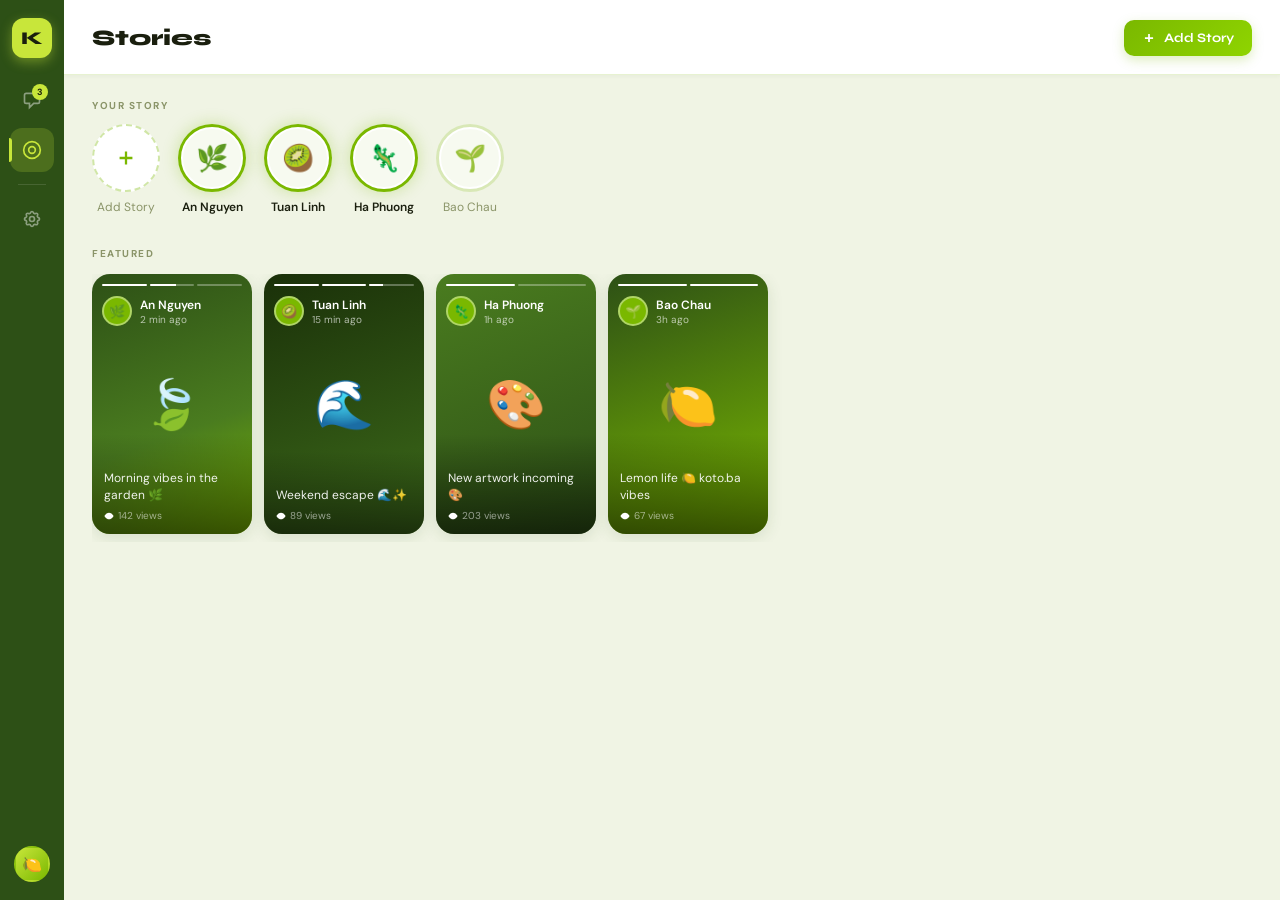
<file: docs/uiux_examples/story.html>
<!DOCTYPE html>
<html lang="en">
<head>
<meta charset="UTF-8"><meta name="viewport" content="width=device-width, initial-scale=1.0">
<title>koto.ba — Stories</title>
<link href="https://fonts.googleapis.com/css2?family=Syne:wght@400;600;700;800&family=DM+Sans:wght@300;400;500&display=swap" rel="stylesheet">
<style>
:root{--lime:#7AB800;--lime-bright:#8FD400;--lime-light:#C8E63A;--lime-pale:#EEF7C2;--lime-dim:rgba(122,184,0,0.10);--green-dark:#2D5016;--charcoal:#1A1F0E;--bg:#F0F4E4;--surface:#FFFFFF;--surface2:#F7FAF0;--surface3:#EDF2E0;--text:#1A1F0E;--text2:#4A5428;--muted:#8A9468;--border:rgba(122,184,0,0.18);}
*{margin:0;padding:0;box-sizing:border-box;}
body{font-family:'DM Sans',sans-serif;background:var(--bg);height:100vh;display:flex;overflow:hidden;color:var(--text);max-height:100vh;}
.sidebar-nav{width:64px;min-width:64px;flex-shrink:0;background:var(--green-dark);display:flex;flex-direction:column;align-items:center;padding:18px 0;gap:6px;height:100vh;}
.nav-logo{width:40px;height:40px;background:var(--lime-light);border-radius:12px;display:flex;align-items:center;justify-content:center;font-family:'Syne',sans-serif;font-weight:800;font-size:18px;color:#1A1F0E;margin-bottom:14px;cursor:pointer;box-shadow:0 4px 12px rgba(200,230,58,0.4);}
.nav-divider{width:28px;height:1px;background:rgba(255,255,255,0.12);margin:6px 0;}
.nav-btn{width:44px;height:44px;border-radius:12px;display:flex;align-items:center;justify-content:center;cursor:pointer;transition:all 0.2s;position:relative;color:rgba(255,255,255,0.45);text-decoration:none;}
.nav-btn:hover{background:rgba(255,255,255,0.12);color:rgba(255,255,255,0.9);}
.nav-btn.active{background:rgba(200,230,58,0.2);color:var(--lime-light);}
.nav-btn.active::before{content:'';position:absolute;left:-1px;width:3px;height:24px;background:var(--lime-light);border-radius:0 3px 3px 0;}
.nav-badge{position:absolute;top:6px;right:6px;min-width:16px;height:16px;background:var(--lime-light);border-radius:8px;font-size:9px;font-weight:700;color:#1A1F0E;display:flex;align-items:center;justify-content:center;padding:0 3px;}
.nav-bottom{margin-top:auto;}
.avatar-nav{width:36px;height:36px;border-radius:50%;background:linear-gradient(135deg,var(--lime-light),var(--lime));display:flex;align-items:center;justify-content:center;font-size:16px;cursor:pointer;border:2px solid transparent;transition:border-color 0.2s;}
.avatar-nav:hover{border-color:var(--lime-light);}

/* main area fills remaining width, scrolls vertically */
.story-container{flex:1;min-width:0;display:flex;flex-direction:column;overflow:hidden;}
.story-header{padding:20px 28px 18px;border-bottom:1px solid var(--border);background:var(--surface);display:flex;align-items:center;justify-content:space-between;flex-shrink:0;box-shadow:0 1px 4px rgba(45,80,22,0.05);}
.story-title{font-family:'Syne',sans-serif;font-weight:800;font-size:22px;color:var(--text);}
.btn-add-story{display:flex;align-items:center;gap:8px;padding:10px 18px;background:linear-gradient(135deg,var(--lime),var(--lime-bright));color:#fff;border:none;border-radius:10px;font-family:'Syne',sans-serif;font-weight:700;font-size:13px;cursor:pointer;transition:all 0.2s;box-shadow:0 4px 12px rgba(122,184,0,0.25);}
.btn-add-story:hover{transform:translateY(-1px);box-shadow:0 6px 18px rgba(122,184,0,0.35);}

.story-content{flex:1;overflow-y:auto;overflow-x:hidden;padding:24px 28px;min-height:0;}
.story-content::-webkit-scrollbar{width:4px;}
.story-content::-webkit-scrollbar-thumb{background:rgba(122,184,0,0.2);border-radius:2px;}
.story-section-label{font-size:10px;font-weight:700;text-transform:uppercase;letter-spacing:1.5px;color:var(--muted);margin-bottom:14px;}

.stories-row{display:flex;gap:18px;flex-wrap:wrap;margin-bottom:32px;}
.story-bubble{display:flex;flex-direction:column;align-items:center;gap:7px;cursor:pointer;}
.story-ring{width:68px;height:68px;border-radius:50%;padding:3px;transition:transform 0.2s;}
.story-ring.unseen{background:conic-gradient(var(--lime) 0deg 360deg);box-shadow:0 0 16px rgba(122,184,0,0.3);}
.story-ring.seen{background:conic-gradient(rgba(122,184,0,0.2) 0deg 360deg);}
.story-ring:hover{transform:scale(1.08);}
.story-inner{width:100%;height:100%;border-radius:50%;background:var(--surface2);border:2.5px solid var(--surface);display:flex;align-items:center;justify-content:center;font-size:26px;overflow:hidden;}
.story-add-ring{width:68px;height:68px;border-radius:50%;border:2px dashed rgba(122,184,0,0.35);display:flex;align-items:center;justify-content:center;cursor:pointer;transition:all 0.2s;background:var(--surface);}
.story-add-ring:hover{border-color:var(--lime);background:var(--lime-pale);}
.story-name{font-size:12px;text-align:center;color:var(--muted);white-space:nowrap;max-width:76px;overflow:hidden;text-overflow:ellipsis;}
.story-name.unseen{color:var(--text);font-weight:600;}

/* ===== CAROUSEL ===== */
.carousel-wrap{position:relative;overflow:hidden;}
.stories-grid{
  display:flex;gap:12px;
  overflow-x:auto;scroll-behavior:smooth;
  padding-bottom:8px;scrollbar-width:none;
}
.stories-grid::-webkit-scrollbar{display:none;}

/* arrow buttons */
.carousel-btn{
  position:absolute;top:50%;transform:translateY(-50%);
  width:36px;height:36px;border-radius:50%;
  background:var(--surface);border:1.5px solid var(--border);
  box-shadow:0 2px 10px rgba(45,80,22,0.15);
  display:flex;align-items:center;justify-content:center;
  cursor:pointer;z-index:2;color:var(--text2);
  transition:all 0.2s;
}
.carousel-btn:hover{background:var(--lime-pale);border-color:var(--lime);color:var(--lime);}
.carousel-btn.prev{left:-18px;}
.carousel-btn.next{right:-18px;}
.carousel-btn.hidden{opacity:0;pointer-events:none;}

.story-card{
  border-radius:18px;overflow:hidden;
  aspect-ratio:9/16;
  width:160px;
  height:260px;
  flex-shrink:0;
  position:relative;cursor:pointer;
  transition:transform 0.25s;
  box-shadow:0 4px 16px rgba(45,80,22,0.12);
}
.story-card:hover{transform:scale(1.03);}
.story-card-bg{width:100%;height:100%;display:flex;align-items:center;justify-content:center;font-size:48px;position:relative;}
.bg1{background:linear-gradient(160deg,#2D5016 0%,#4A7C1F 60%,#7AB800 100%);}
.bg2{background:linear-gradient(160deg,#1A3009 0%,#3D6B1A 100%);}
.bg3{background:linear-gradient(160deg,#4A7C1F 0%,#2D5016 100%);}
.bg4{background:linear-gradient(160deg,#2D5016 0%,#7AB800 100%);}
.story-progress-bars{position:absolute;top:10px;left:10px;right:10px;display:flex;gap:3px;}
.progress-bar{height:2px;flex:1;border-radius:2px;background:rgba(255,255,255,0.3);overflow:hidden;}
.progress-fill{height:100%;background:white;}
.progress-fill.done{width:100%;}
.story-card-header{position:absolute;top:22px;left:10px;right:10px;display:flex;align-items:center;gap:8px;}
.story-card-avatar{width:30px;height:30px;border-radius:50%;background:var(--lime);display:flex;align-items:center;justify-content:center;font-size:13px;border:2px solid rgba(255,255,255,0.4);}
.story-card-user{font-size:12px;font-weight:600;color:white;}
.story-card-time{font-size:10px;color:rgba(255,255,255,0.65);}
.story-card-footer{position:absolute;bottom:0;left:0;right:0;padding:36px 12px 12px;background:linear-gradient(transparent,rgba(0,0,0,0.55));}
.story-card-caption{font-size:12px;line-height:1.4;color:rgba(255,255,255,0.92);}
.story-views{display:flex;align-items:center;gap:4px;font-size:10px;color:rgba(255,255,255,0.55);margin-top:5px;}

.story-viewer{position:fixed;inset:0;z-index:100;background:rgba(0,0,0,0.88);display:flex;align-items:center;justify-content:center;opacity:0;pointer-events:none;transition:opacity 0.3s;}
.story-viewer.open{opacity:1;pointer-events:all;}
.story-viewer-inner{width:360px;max-height:88vh;aspect-ratio:9/16;border-radius:20px;overflow:hidden;position:relative;background:linear-gradient(160deg,#2D5016,#4A7C1F);display:flex;align-items:center;justify-content:center;box-shadow:0 40px 80px rgba(0,0,0,0.5);}
.viewer-emoji{font-size:90px;}
.viewer-progress{position:absolute;top:12px;left:12px;right:12px;display:flex;gap:4px;}
.vp-bar{height:2px;flex:1;background:rgba(255,255,255,0.3);border-radius:2px;overflow:hidden;}
.vp-fill{height:100%;background:var(--lime-light);width:0;transition:width 5s linear;}
.viewer-header{position:absolute;top:24px;left:12px;right:12px;display:flex;align-items:center;justify-content:space-between;}
.viewer-user{display:flex;align-items:center;gap:10px;}
.viewer-close{width:30px;height:30px;background:rgba(0,0,0,0.35);border-radius:50%;display:flex;align-items:center;justify-content:center;cursor:pointer;font-size:17px;color:white;}
.viewer-footer{position:absolute;bottom:0;left:0;right:0;padding:16px 14px;background:linear-gradient(transparent,rgba(0,0,0,0.4));}
.viewer-reply{width:100%;padding:11px 16px;background:rgba(255,255,255,0.12);border:1px solid rgba(255,255,255,0.2);border-radius:24px;color:white;font-family:'DM Sans',sans-serif;font-size:13px;outline:none;}
.viewer-reply::placeholder{color:rgba(255,255,255,0.45);}
</style>
</head>
<body>
<nav class="sidebar-nav">
  <div class="nav-logo" onclick="window.location.href='chat.html'">K</div>
  <a class="nav-btn" href="chat.html"><svg width="20" height="20" fill="none" viewBox="0 0 24 24" stroke="currentColor" stroke-width="2"><path d="M8 10h.01M12 10h.01M16 10h.01M9 16H5a2 2 0 01-2-2V6a2 2 0 012-2h14a2 2 0 012 2v8a2 2 0 01-2 2h-5l-5 5v-5z"/></svg><span class="nav-badge">3</span></a>
  <a class="nav-btn active" href="story.html"><svg width="20" height="20" fill="none" viewBox="0 0 24 24" stroke="currentColor" stroke-width="2"><circle cx="12" cy="12" r="10"/><circle cx="12" cy="12" r="4"/></svg></a>
  <div class="nav-divider"></div>
  <a class="nav-btn" href="setting.html"><svg width="20" height="20" fill="none" viewBox="0 0 24 24" stroke="currentColor" stroke-width="2"><path d="M10.325 4.317c.426-1.756 2.924-1.756 3.35 0a1.724 1.724 0 002.573 1.066c1.543-.94 3.31.826 2.37 2.37a1.724 1.724 0 001.065 2.572c1.756.426 1.756 2.924 0 3.35a1.724 1.724 0 00-1.066 2.573c.94 1.543-.826 3.31-2.37 2.37a1.724 1.724 0 00-2.572 1.065c-.426 1.756-2.924 1.756-3.35 0a1.724 1.724 0 00-2.573-1.066c-1.543.94-3.31-.826-2.37-2.37a1.724 1.724 0 00-1.065-2.572c-1.756-.426-1.756-2.924 0-3.35a1.724 1.724 0 001.066-2.573c-.94-1.543.826-3.31 2.37-2.37.996.608 2.296.07 2.572-1.065z"/><circle cx="12" cy="12" r="3"/></svg></a>
  <div class="nav-bottom"><div class="avatar-nav" onclick="window.location.href='account.html'">🍋</div></div>
</nav>

<div class="story-container">
  <div class="story-header">
    <div class="story-title">Stories</div>
    <button class="btn-add-story"><svg width="14" height="14" fill="none" viewBox="0 0 24 24" stroke="currentColor" stroke-width="3"><path d="M12 5v14M5 12h14"/></svg>Add Story</button>
  </div>
  <div class="story-content">
    <div class="story-section-label" style="margin-bottom:12px">Your Story</div>
    <div class="stories-row">
      <div class="story-bubble">
        <div class="story-add-ring"><svg width="22" height="22" fill="none" viewBox="0 0 24 24" stroke="currentColor" stroke-width="2.5" color="var(--lime)"><path d="M12 5v14M5 12h14"/></svg></div>
        <div class="story-name">Add Story</div>
      </div>
      <div class="story-bubble" onclick="openStory('🌿','An Nguyen','🍃')"><div class="story-ring unseen"><div class="story-inner">🌿</div></div><div class="story-name unseen">An Nguyen</div></div>
      <div class="story-bubble" onclick="openStory('🥝','Tuan Linh','🌊')"><div class="story-ring unseen"><div class="story-inner">🥝</div></div><div class="story-name unseen">Tuan Linh</div></div>
      <div class="story-bubble" onclick="openStory('🦎','Ha Phuong','🎨')"><div class="story-ring unseen"><div class="story-inner">🦎</div></div><div class="story-name unseen">Ha Phuong</div></div>
      <div class="story-bubble" onclick="openStory('🌱','Bao Chau','🍋')"><div class="story-ring seen"><div class="story-inner">🌱</div></div><div class="story-name">Bao Chau</div></div>
    </div>
    <div class="story-section-label">Featured</div>
    <div class="carousel-wrap">
      <button class="carousel-btn prev hidden" id="prevBtn" onclick="scroll(-1)">
        <svg width="16" height="16" fill="none" viewBox="0 0 24 24" stroke="currentColor" stroke-width="2.5"><path d="M15 18l-6-6 6-6"/></svg>
      </button>
      <div class="stories-grid" id="storiesGrid">
      <div class="story-card" onclick="openStory('🌿','An Nguyen','🍃')">
        <div class="story-card-bg bg1">🍃</div>
        <div class="story-progress-bars"><div class="progress-bar"><div class="progress-fill done"></div></div><div class="progress-bar"><div class="progress-fill" style="width:60%"></div></div><div class="progress-bar"></div></div>
        <div class="story-card-header"><div class="story-card-avatar">🌿</div><div><div class="story-card-user">An Nguyen</div><div class="story-card-time">2 min ago</div></div></div>
        <div class="story-card-footer"><div class="story-card-caption">Morning vibes in the garden 🌿</div><div class="story-views"><svg width="10" height="10" fill="white" viewBox="0 0 24 24"><path d="M1 12s4-8 11-8 11 8 11 8-4 8-11 8-11-8-11-8z"/><circle cx="12" cy="12" r="3" fill="none" stroke="white" stroke-width="2"/></svg>142 views</div></div>
      </div>
      <div class="story-card" onclick="openStory('🥝','Tuan Linh','🌊')">
        <div class="story-card-bg bg2">🌊</div>
        <div class="story-progress-bars"><div class="progress-bar"><div class="progress-fill done"></div></div><div class="progress-bar"><div class="progress-fill done"></div></div><div class="progress-bar"><div class="progress-fill" style="width:30%"></div></div></div>
        <div class="story-card-header"><div class="story-card-avatar">🥝</div><div><div class="story-card-user">Tuan Linh</div><div class="story-card-time">15 min ago</div></div></div>
        <div class="story-card-footer"><div class="story-card-caption">Weekend escape 🌊✨</div><div class="story-views"><svg width="10" height="10" fill="white" viewBox="0 0 24 24"><path d="M1 12s4-8 11-8 11 8 11 8-4 8-11 8-11-8-11-8z"/></svg>89 views</div></div>
      </div>
      <div class="story-card" onclick="openStory('🦎','Ha Phuong','🎨')">
        <div class="story-card-bg bg3">🎨</div>
        <div class="story-progress-bars"><div class="progress-bar"><div class="progress-fill done"></div></div><div class="progress-bar"></div></div>
        <div class="story-card-header"><div class="story-card-avatar">🦎</div><div><div class="story-card-user">Ha Phuong</div><div class="story-card-time">1h ago</div></div></div>
        <div class="story-card-footer"><div class="story-card-caption">New artwork incoming 🎨</div><div class="story-views"><svg width="10" height="10" fill="white" viewBox="0 0 24 24"><path d="M1 12s4-8 11-8 11 8 11 8-4 8-11 8-11-8-11-8z"/></svg>203 views</div></div>
      </div>
      <div class="story-card" onclick="openStory('🌱','Bao Chau','🍋')">
        <div class="story-card-bg bg4">🍋</div>
        <div class="story-progress-bars"><div class="progress-bar"><div class="progress-fill done"></div></div><div class="progress-bar"><div class="progress-fill done"></div></div></div>
        <div class="story-card-header"><div class="story-card-avatar">🌱</div><div><div class="story-card-user">Bao Chau</div><div class="story-card-time">3h ago</div></div></div>
        <div class="story-card-footer"><div class="story-card-caption">Lemon life 🍋 koto.ba vibes</div><div class="story-views"><svg width="10" height="10" fill="white" viewBox="0 0 24 24"><path d="M1 12s4-8 11-8 11 8 11 8-4 8-11 8-11-8-11-8z"/></svg>67 views</div></div>
      </div>
        </div><!-- end stories-grid -->
      <button class="carousel-btn next" id="nextBtn" onclick="scroll(1)">
        <svg width="16" height="16" fill="none" viewBox="0 0 24 24" stroke="currentColor" stroke-width="2.5"><path d="M9 18l6-6-6-6"/></svg>
      </button>
    </div><!-- end carousel-wrap -->
  </div>
</div>

<div class="story-viewer" id="storyViewer">
  <div class="story-viewer-inner">
    <div class="viewer-emoji" id="viewerEmoji">🍃</div>
    <div class="viewer-progress"><div class="vp-bar"><div class="vp-fill" id="vpFill"></div></div><div class="vp-bar"></div><div class="vp-bar"></div></div>
    <div class="viewer-header">
      <div class="viewer-user">
        <div class="story-card-avatar" id="viewerAvatar">🌿</div>
        <div><div class="story-card-user" id="viewerName">An Nguyen</div><div class="story-card-time">Just now</div></div>
      </div>
      <div class="viewer-close" onclick="closeStory()">×</div>
    </div>
    <div class="viewer-footer"><input class="viewer-reply" placeholder="Reply to story…"></div>
  </div>
</div>
<script>
let t;
function openStory(av,name,em){
  document.getElementById('viewerAvatar').textContent=av;
  document.getElementById('viewerName').textContent=name;
  document.getElementById('viewerEmoji').textContent=em;
  document.getElementById('storyViewer').classList.add('open');
  const f=document.getElementById('vpFill');
  f.style.width='0';setTimeout(()=>{f.style.width='100%';},50);
  t=setTimeout(closeStory,5100);
}
function closeStory(){document.getElementById('storyViewer').classList.remove('open');clearTimeout(t);document.getElementById('vpFill').style.width='0';}
document.getElementById('storyViewer').addEventListener('click',e=>{if(e.target===document.getElementById('storyViewer'))closeStory();});

/* Carousel */
const grid=document.getElementById('storiesGrid');
const prev=document.getElementById('prevBtn');
const next=document.getElementById('nextBtn');
function scroll(dir){grid.scrollBy({left:dir*200,behavior:'smooth'});}
function updateBtns(){
  const atStart=grid.scrollLeft<=4;
  const atEnd=grid.scrollLeft+grid.clientWidth>=grid.scrollWidth-4;
  prev.classList.toggle('hidden',atStart);
  next.classList.toggle('hidden',atEnd);
}
grid.addEventListener('scroll',updateBtns);
window.addEventListener('resize',updateBtns);
updateBtns();
</script>
</body>
</html>
</file>
